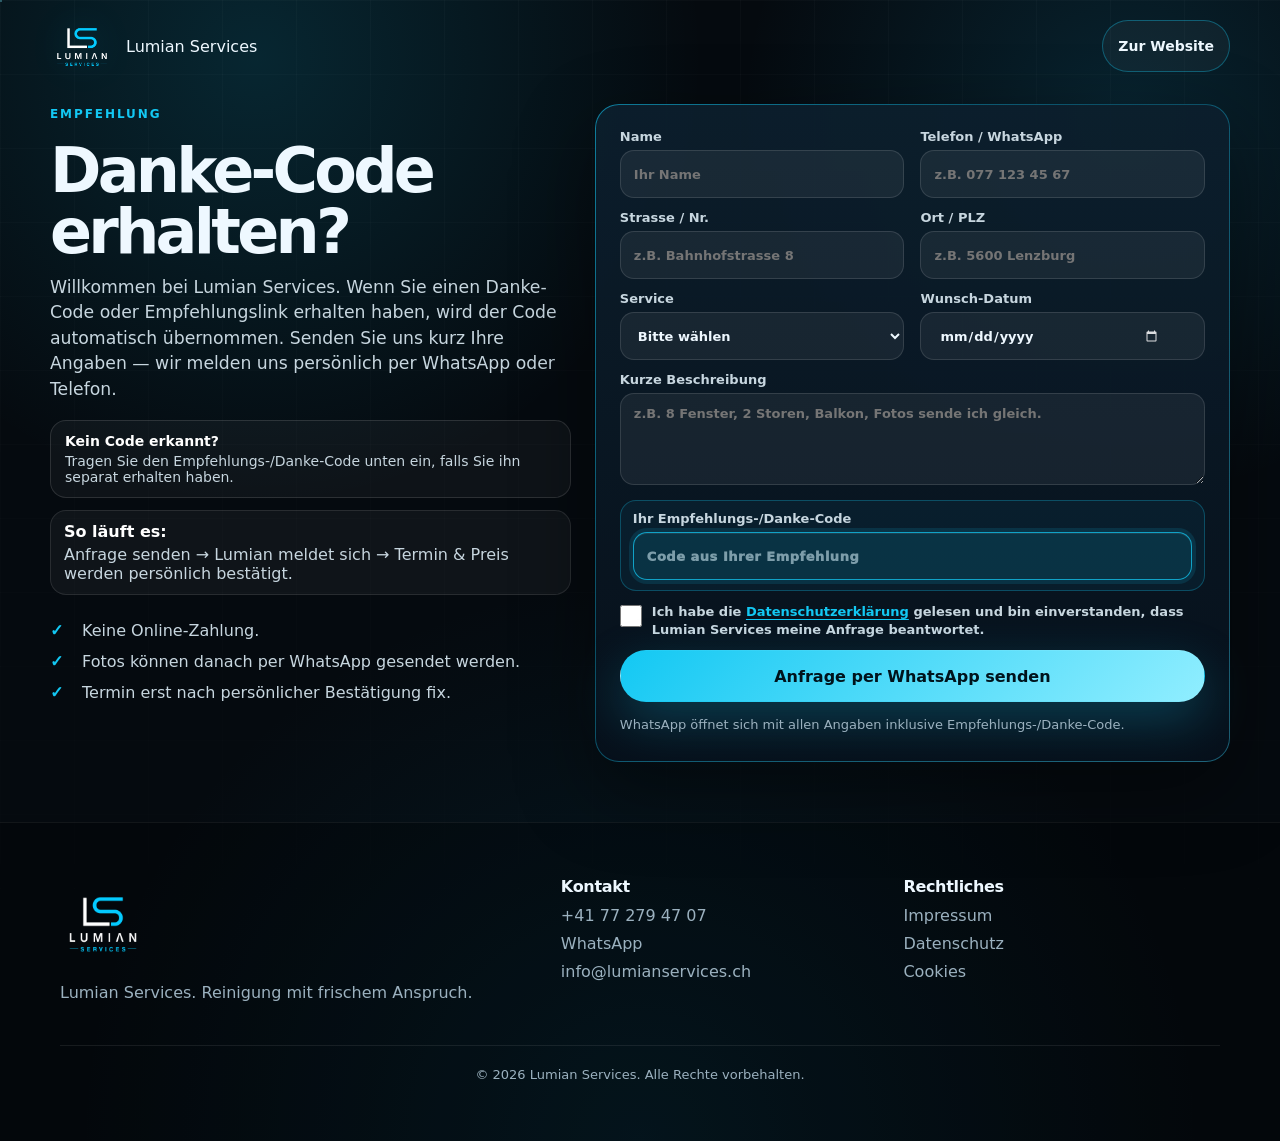
<file: empfehlung/index.html>
<!DOCTYPE html>

<html lang="de-CH">
<head>
<meta charset="utf-8"/>
<meta content="width=device-width, initial-scale=1, viewport-fit=cover" name="viewport"/>
<title>Danke-Code einlösen | Lumian Services</title>
<meta content="Sie wurden von einem Lumian Kunden empfohlen. Senden Sie kurz Ihre Anfrage – Lumian Services meldet sich persönlich für Termin, Preis und Details." name="description"/>
<link href="https://www.lumianservices.ch/empfehlung/" rel="canonical"/>
<meta content="Danke-Code einlösen | Lumian Services" property="og:title"/>
<meta content="Sie wurden von einem Lumian Kunden empfohlen. Anfrage kurz senden – Lumian meldet sich persönlich." property="og:description"/>
<meta content="website" property="og:type"/>
<meta content="https://www.lumianservices.ch/empfehlung/" property="og:url"/>
<meta content="https://www.lumianservices.ch/assets/img/lumian-portal-logo.png" property="og:image"/>
<meta content="https://www.lumianservices.ch/assets/img/lumian-portal-logo.png" property="og:image:secure_url"/>
<meta content="image/png" property="og:image:type"/>
<meta content="512" property="og:image:width"/>
<meta content="512" property="og:image:height"/>
<meta content="Lumian Services Logo" property="og:image:alt"/>
<meta content="summary" name="twitter:card"/>
<meta content="https://www.lumianservices.ch/assets/img/lumian-portal-logo.png" name="twitter:image"/>
<link href="https://www.lumianservices.ch/assets/img/favicon.ico" rel="icon" sizes="any"/>
<link href="https://www.lumianservices.ch/assets/img/favicon-192.png" rel="icon" sizes="192x192" type="image/png"/>
<link href="https://www.lumianservices.ch/assets/img/favicon.png" rel="icon" sizes="512x512" type="image/png"/>
<link href="https://www.lumianservices.ch/assets/img/apple-touch-icon.png" rel="apple-touch-icon" sizes="180x180"/>
<link href="../styles.css?v=101" rel="stylesheet"/>
</head>
<body class="referral-page">
<a class="skip-link" href="#main">Direkt zum Inhalt</a>
<div aria-hidden="true" class="liquid-bg">
<span class="bubble bubble-1"></span>
<span class="bubble bubble-2"></span>
<span class="bubble bubble-3"></span>
</div>
<header class="referral-header">
<a aria-label="Lumian Services Startseite" class="brand" href="../index.html">
<img alt="Lumian Services Logo" data-content-media-key="global.logo" height="92" src="../assets/img/lumian-logo-dark.png" width="92"/>
<span data-content-key="referral.headerBrand">Lumian Services</span>
</a>
<a class="btn btn-ghost btn-small" href="../index.html" data-content-key="referral.backText" data-content-href-key="referral.backHref">Zur Website</a>
</header>
<main class="referral-main" id="main">
<section class="referral-hero">
<div class="referral-hero-copy reveal in-view">
<p class="section-kicker" data-content-key="referral.kicker">Empfehlung</p>
<h1 data-content-key="referral.title">Danke-Code erhalten?</h1>
<p class="lead" data-content-key="referral.lead">Willkommen bei Lumian Services. Wenn Sie einen Danke-Code oder Empfehlungslink erhalten haben, wird der Code automatisch übernommen. Senden Sie uns kurz Ihre Angaben — wir melden uns persönlich per WhatsApp oder Telefon.</p>
<div class="ref-code-card" data-ref-code-card="" hidden="">
<span data-content-key="referral.detectedTitle">Empfehlungs-/Danke-Code erkannt</span>
<strong data-ref-code-display=""></strong>
<small data-content-key="referral.detectedNote">Dieser Code wird mit Ihrer Anfrage mitgesendet.</small>
</div>
<div class="ref-code-missing" data-ref-code-missing="">
<strong data-content-key="referral.missingTitle">Kein Code erkannt?</strong>
<span data-content-key="referral.missingText">Tragen Sie den Empfehlungs-/Danke-Code unten ein, falls Sie ihn separat erhalten haben.</span>
</div>
<div class="referral-benefit-mini">
<strong data-content-key="referral.flowTitle">So läuft es:</strong>
<span data-content-key="referral.flowText">Anfrage senden → Lumian meldet sich → Termin &amp; Preis werden persönlich bestätigt.</span>
</div>
<ul class="check-list compact">
<li data-content-key="referral.bullet1">Keine Online-Zahlung.</li>
<li data-content-key="referral.bullet2">Fotos können danach per WhatsApp gesendet werden.</li>
<li data-content-key="referral.bullet3">Termin erst nach persönlicher Bestätigung fix.</li>
</ul>
</div>
<form class="booking-form referral-form reveal in-view" data-booking-form="" data-lead-webhook="" data-referral-form="">
<label>
        Name
        <input autocomplete="name" name="name" placeholder="Ihr Name" required="" type="text"/>
</label>
<label>
        Telefon / WhatsApp
        <input autocomplete="tel" inputmode="tel" name="phone" placeholder="z.B. 077 123 45 67" required="" type="tel"/>
</label>
<label>
        Strasse / Nr.
        <input autocomplete="street-address" name="address" placeholder="z.B. Bahnhofstrasse 8" required="" type="text"/>
</label>
<label>
        Ort / PLZ
        <input autocomplete="address-level2" name="place" placeholder="z.B. 5600 Lenzburg" required="" type="text"/>
</label>
<label>
        Service
        <select name="service" required="">
<option value="">Bitte wählen</option>
<option>Fensterreinigung</option>
<option>Storen / Rollläden</option>
<option>Dachrinnenreinigung</option>
<option>Terrasse / Balkon</option>
<option>Aussenreinigung</option>
<option>Kombination / weiss noch nicht</option>
</select>
</label>
<label>
        Wunsch-Datum
        <input data-ch-date="" data-date-input="" lang="de-CH" name="date" type="date"/>
</label>
<label class="full">
        Kurze Beschreibung
        <textarea name="message" placeholder="z.B. 8 Fenster, 2 Storen, Balkon, Fotos sende ich gleich." rows="4"></textarea>
</label>
<label class="full referral-line referral-code-field">
        Ihr Empfehlungs-/Danke-Code
        <input data-referral-input="" id="referralCodeInput" name="referral" placeholder="Code aus Ihrer Empfehlung" type="text"/>
<small class="referral-detected" data-referral-detected="" hidden="">Code wurde erkannt und automatisch eingetragen.</small>
</label>
<label class="consent full">
<input required="" type="checkbox"/>
<span>Ich habe die <a href="../datenschutz.html">Datenschutzerklärung</a> gelesen und bin einverstanden, dass Lumian Services meine Anfrage beantwortet.</span>
</label>
<button class="btn btn-primary full" data-content-key="referral.submitText" type="submit">Anfrage per WhatsApp senden</button>
<p class="form-note full" data-content-key="referral.formNote">WhatsApp öffnet sich mit allen Angaben inklusive Empfehlungs-/Danke-Code.</p>
</form>
</section>
</main>
<footer class="site-footer referral-footer">
<div class="container footer-grid">
<div>
<img alt="Lumian Services Logo" data-content-media-key="global.logo" height="92" src="../assets/img/lumian-logo-dark.png" width="92"/>
<p data-content-key="global.footerText">Lumian Services. Reinigung mit frischem Anspruch.</p>
</div>
<div>
<h3 data-content-key="global.footerContactTitle">Kontakt</h3>
<a data-content-href-key="global.phoneTel" data-content-key="global.phoneHuman" href="tel:+41772794707">+41 77 279 47 07</a>
<a data-content-href-key="global.whatsappHref" data-content-key="global.whatsappText" href="https://wa.me/41772794707" rel="noopener" target="_blank">WhatsApp</a>
<a data-content-href-key="global.emailHref" data-content-key="global.email" href="mailto:info@lumianservices.ch">info@lumianservices.ch</a>
</div>
<div>
<h3 data-content-key="global.footerLegalTitle">Rechtliches</h3>
<a href="../impressum.html" data-content-key="global.footerImprintText">Impressum</a>
<a href="../datenschutz.html" data-content-key="global.footerPrivacyText">Datenschutz</a>
<a href="../cookies.html" data-content-key="global.footerCookiesText">Cookies</a>
</div>
</div>
<p class="footer-copy" data-content-key="global.copyright">© 2026 Lumian Services. Alle Rechte vorbehalten.</p>
</footer>
<script>
(function(){
  function clean(v){return String(v||'').trim().toUpperCase().replace(/[^A-Z0-9_-]/g,'');}
  function getCode(){
    try{
      var s=new URLSearchParams(location.search);
      var h=new URLSearchParams(String(location.hash||'').replace(/^#/,''));
      return clean(s.get('ref')||s.get('code')||s.get('danke')||s.get('dankecode')||h.get('ref')||h.get('code')||h.get('danke')||'');
    }catch(e){return '';}
  }
  function apply(){
    var code=getCode();
    if(!code) return;
    try{ sessionStorage.setItem('lumianReferralCode', code); }catch(e){}
    var input=document.querySelector('[name="referral"]');
    var card=document.querySelector('[data-ref-code-card]');
    var display=document.querySelector('[data-ref-code-display]');
    var note=document.querySelector('[data-referral-detected]');
    var missing=document.querySelector('[data-ref-code-missing]');
    if(input){ input.value=code; input.classList.add('is-filled-referral'); }
    if(display) display.textContent=code;
    if(card) card.hidden=false;
    if(note) note.hidden=false;
    if(missing) missing.hidden=true;
    document.body.classList.add('has-referral-code');
  }
  if(document.readyState==='loading') document.addEventListener('DOMContentLoaded', apply);
  else apply();
})();
</script>
<script defer="" src="../lead-config.js?v=49"></script><script defer="" src="../assets/js/website-content.js?v=104"></script>
<script defer="" src="../script.js?v=101"></script>
</body>
</html>
</file>
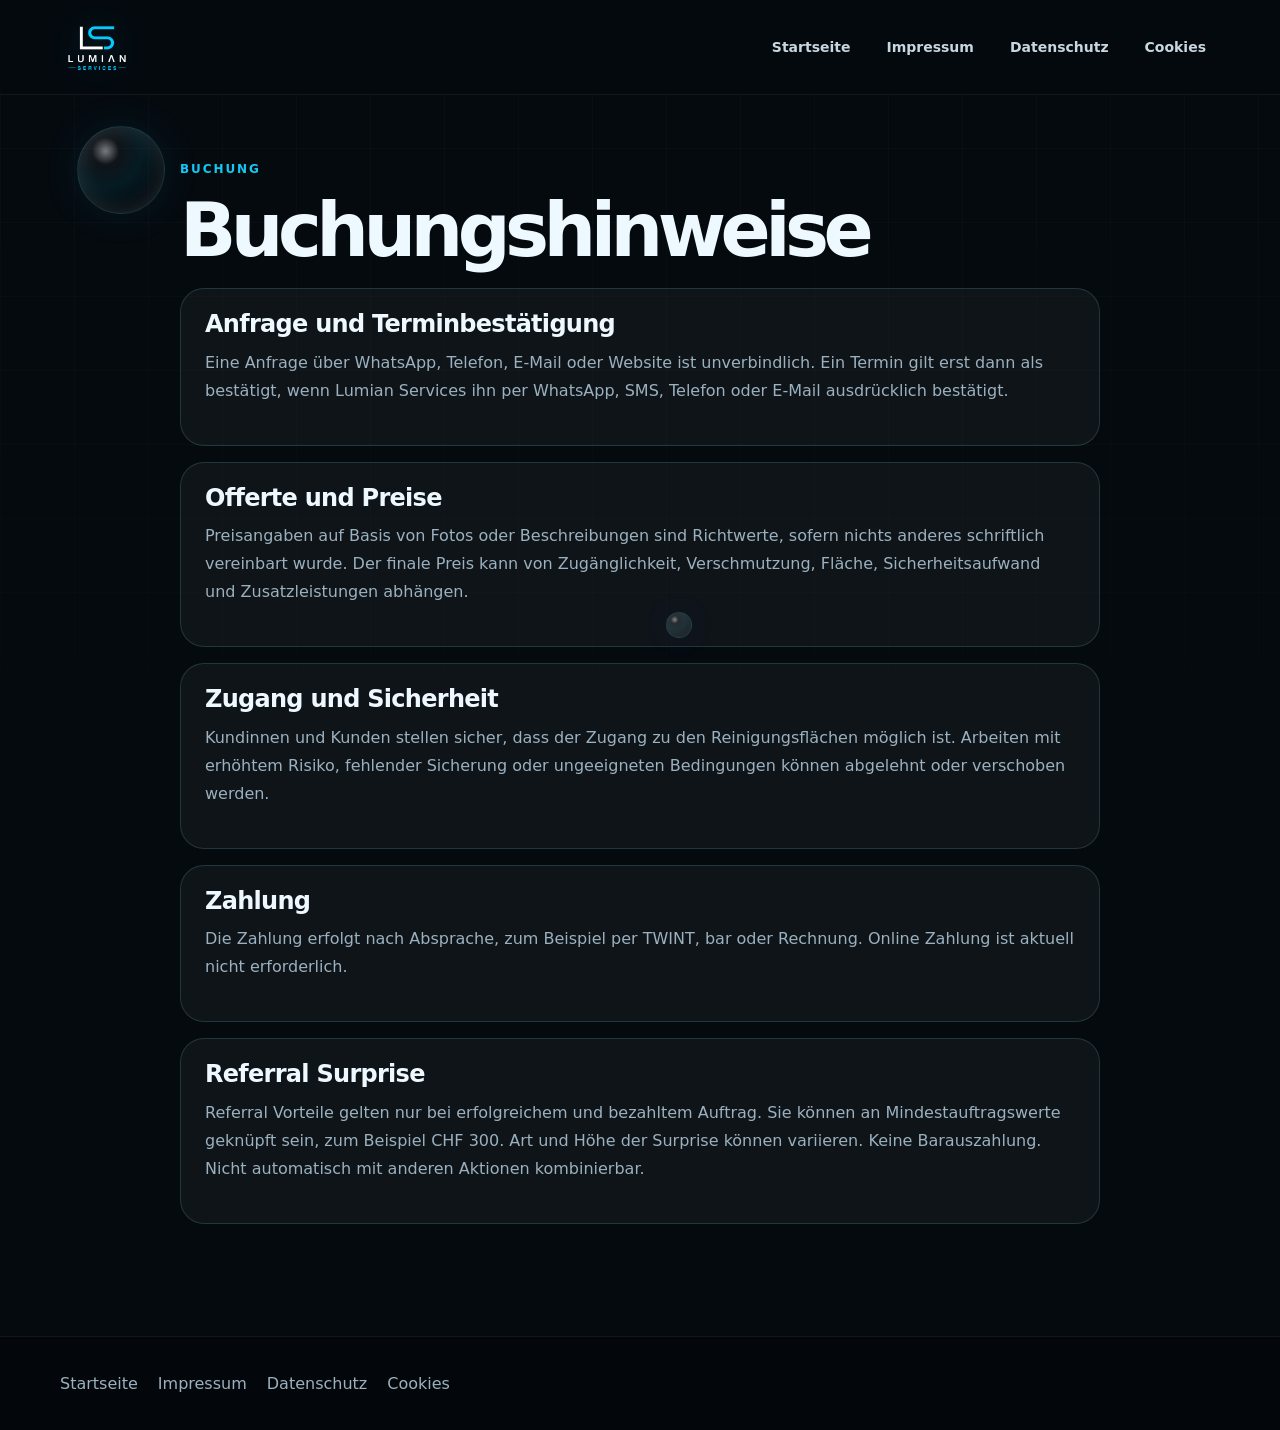
<file: buchung.html>
<!DOCTYPE html>

<html lang="de-CH">
<head>
<meta charset="utf-8"/>
<meta content="width=device-width, initial-scale=1" name="viewport"/><title>Buchungshinweise | Lumian Services</title>
<meta content="Hinweise zur Anfrage, Terminbestätigung, Offerte, Zahlung und dem Danke-Programm von Lumian Services." name="description"/>
<meta content="noindex, follow" name="robots"/>
<link href="https://www.lumianservices.ch/buchung.html" rel="canonical"/>
<meta content="Buchungshinweise | Lumian Services" property="og:title"/>
<meta content="Hinweise zur Anfrage, Terminbestätigung, Offerte, Zahlung und dem Danke-Programm von Lumian Services." property="og:description"/>
<meta content="website" property="og:type"/>
<meta content="https://www.lumianservices.ch/buchung.html" property="og:url"/>
<meta content="https://www.lumianservices.ch/assets/img/lumian-portal-logo.png" property="og:image"/>
<meta content="https://www.lumianservices.ch/assets/img/lumian-portal-logo.png" property="og:image:secure_url"/>
<meta content="image/png" property="og:image:type"/>
<meta content="512" property="og:image:width"/>
<meta content="512" property="og:image:height"/>
<meta content="Lumian Services Logo" property="og:image:alt"/>
<meta content="summary_large_image" name="twitter:card"/>
<meta content="https://www.lumianservices.ch/assets/img/lumian-portal-logo.png" name="twitter:image"/>



<meta content="#061018" name="theme-color"/>
<link href="https://www.lumianservices.ch/assets/img/favicon.ico" rel="icon" sizes="any"/>
<link href="https://www.lumianservices.ch/assets/img/favicon-192.png" rel="icon" sizes="192x192" type="image/png"/>
<link href="https://www.lumianservices.ch/assets/img/favicon.png" rel="icon" sizes="512x512" type="image/png"/>
<link href="https://www.lumianservices.ch/assets/img/apple-touch-icon.png" rel="apple-touch-icon" sizes="180x180"/>
<link href="site.webmanifest" rel="manifest"/>
<meta content="yes" name="apple-mobile-web-app-capable"/>
<meta content="Lumian" name="apple-mobile-web-app-title"/>
<meta content="black-translucent" name="apple-mobile-web-app-status-bar-style"/>
<link href="styles.css" rel="stylesheet"/>
</head>
<body class="legal-page">
<div aria-hidden="true" class="liquid-bg"><span class="bubble bubble-a"></span><span class="bubble bubble-e"></span></div>
<header class="site-header compact">
<div class="container nav-wrap">
<a class="brand" href="index.html"><img alt="Lumian Services Logo" height="98" src="assets/img/lumian-logo-dark.png" width="98"/></a>
<nav class="main-nav legal-nav"><a href="index.html">Startseite</a><a href="impressum.html">Impressum</a><a href="datenschutz.html">Datenschutz</a><a href="cookies.html">Cookies</a></nav>
</div>
</header>
<main class="legal-main container">
<p class="section-kicker">Buchung</p>
<h1>Buchungshinweise</h1>
<section class="legal-box">
<h2>Anfrage und Terminbestätigung</h2>
<p>Eine Anfrage über WhatsApp, Telefon, E-Mail oder Website ist unverbindlich. Ein Termin gilt erst dann als bestätigt, wenn Lumian Services ihn per WhatsApp, SMS, Telefon oder E-Mail ausdrücklich bestätigt.</p>
</section>
<section class="legal-box">
<h2>Offerte und Preise</h2>
<p>Preisangaben auf Basis von Fotos oder Beschreibungen sind Richtwerte, sofern nichts anderes schriftlich vereinbart wurde. Der finale Preis kann von Zugänglichkeit, Verschmutzung, Fläche, Sicherheitsaufwand und Zusatzleistungen abhängen.</p>
</section>
<section class="legal-box">
<h2>Zugang und Sicherheit</h2>
<p>Kundinnen und Kunden stellen sicher, dass der Zugang zu den Reinigungsflächen möglich ist. Arbeiten mit erhöhtem Risiko, fehlender Sicherung oder ungeeigneten Bedingungen können abgelehnt oder verschoben werden.</p>
</section>
<section class="legal-box">
<h2>Zahlung</h2>
<p>Die Zahlung erfolgt nach Absprache, zum Beispiel per TWINT, bar oder Rechnung. Online Zahlung ist aktuell nicht erforderlich.</p>
</section>
<section class="legal-box">
<h2>Referral Surprise</h2>
<p>Referral Vorteile gelten nur bei erfolgreichem und bezahltem Auftrag. Sie können an Mindestauftragswerte geknüpft sein, zum Beispiel CHF 300. Art und Höhe der Surprise können variieren. Keine Barauszahlung. Nicht automatisch mit anderen Aktionen kombinierbar.</p>
</section>
</main>
<footer class="site-footer small-footer"><div class="container footer-line"><a href="index.html">Startseite</a><a href="impressum.html">Impressum</a><a href="datenschutz.html">Datenschutz</a><a href="cookies.html">Cookies</a></div></footer>
</body>
</html>
</file>
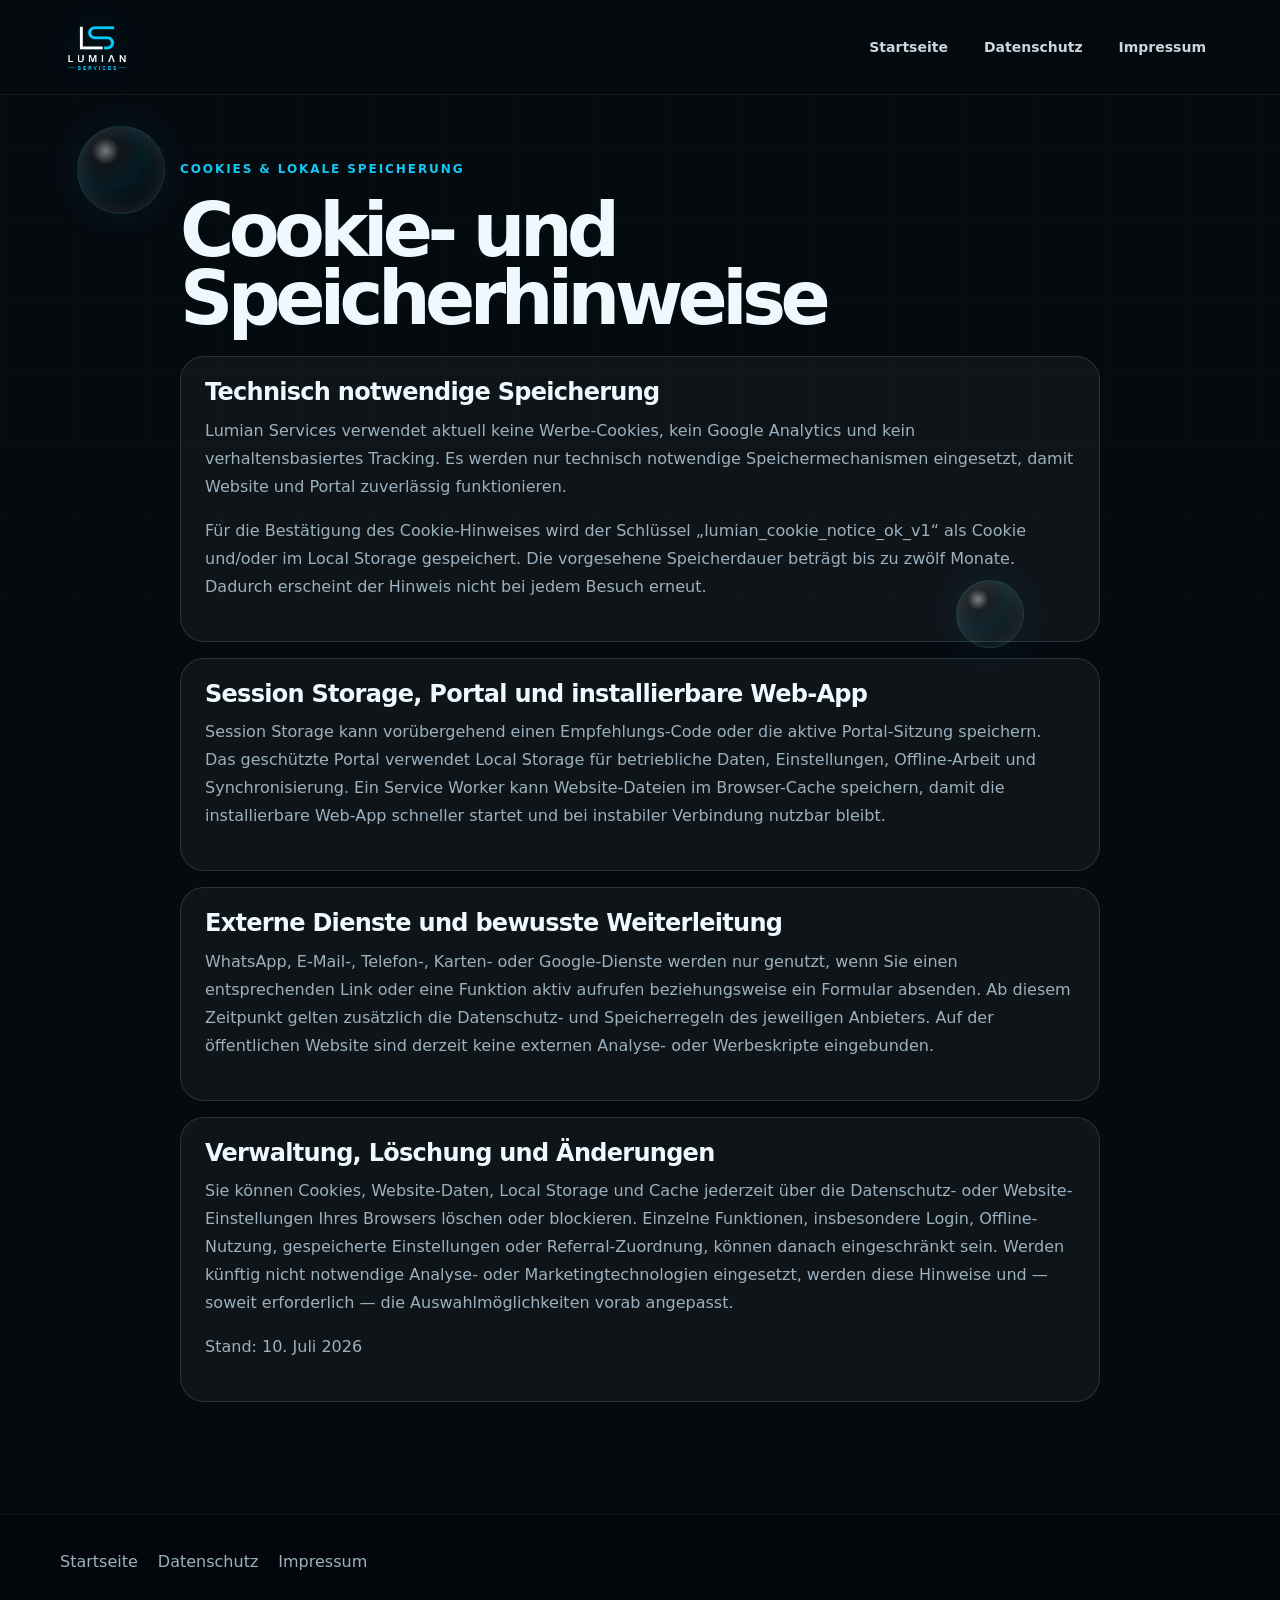
<file: cookies.html>
<!DOCTYPE html>

<html lang="de-CH">
<head>
<meta charset="utf-8"/>
<meta content="width=device-width, initial-scale=1" name="viewport"/><title>Cookie-Hinweise | Lumian Services</title>
<meta content="Hinweise zu Cookies, Local Storage, Session Storage und PWA-Cache bei Lumian Services." name="description"/>
<meta content="noindex, follow" name="robots"/>
<link href="https://www.lumianservices.ch/cookies.html" rel="canonical"/>
<meta content="Cookie-Hinweise | Lumian Services" property="og:title"/>
<meta content="Hinweise zu Cookies, Local Storage, Session Storage und PWA-Cache bei Lumian Services." property="og:description"/>
<meta content="website" property="og:type"/>
<meta content="https://www.lumianservices.ch/cookies.html" property="og:url"/>
<meta content="https://www.lumianservices.ch/assets/img/lumian-portal-logo.png" property="og:image"/>
<meta content="https://www.lumianservices.ch/assets/img/lumian-portal-logo.png" property="og:image:secure_url"/>
<meta content="image/png" property="og:image:type"/>
<meta content="512" property="og:image:width"/>
<meta content="512" property="og:image:height"/>
<meta content="Lumian Services Logo" property="og:image:alt"/>
<meta content="summary_large_image" name="twitter:card"/>
<meta content="https://www.lumianservices.ch/assets/img/lumian-portal-logo.png" name="twitter:image"/>



<meta content="#061018" name="theme-color"/>
<link href="https://www.lumianservices.ch/assets/img/favicon.ico" rel="icon" sizes="any"/>
<link href="https://www.lumianservices.ch/assets/img/favicon-192.png" rel="icon" sizes="192x192" type="image/png"/>
<link href="https://www.lumianservices.ch/assets/img/favicon.png" rel="icon" sizes="512x512" type="image/png"/>
<link href="https://www.lumianservices.ch/assets/img/apple-touch-icon.png" rel="apple-touch-icon" sizes="180x180"/>
<link href="site.webmanifest" rel="manifest"/>
<link href="styles.css" rel="stylesheet"/>
</head>
<body class="legal-page">
<div aria-hidden="true" class="liquid-bg"><span class="bubble bubble-a"></span><span class="bubble bubble-d"></span></div>
<header class="site-header compact">
<div class="container nav-wrap">
<a class="brand" href="index.html"><img alt="Lumian Services Logo" data-content-media-key="global.logo" height="98" src="assets/img/lumian-logo-dark.png" width="98"/></a>
<nav class="main-nav legal-nav"><a href="index.html">Startseite</a><a href="datenschutz.html">Datenschutz</a><a href="impressum.html">Impressum</a></nav>
</div>
</header>
<main class="legal-main container">
<p class="section-kicker" data-content-key="cookies.kicker">Cookies &amp; lokale Speicherung</p>
<h1 data-content-key="cookies.title">Cookie- und Speicherhinweise</h1>
<section class="legal-box">
<h2 data-content-key="cookies.s1Title">Technisch notwendige Speicherung</h2>
<p data-content-key="cookies.s1p1">Lumian Services verwendet aktuell keine Werbe-Cookies, kein Google Analytics und kein verhaltensbasiertes Tracking. Es werden nur technisch notwendige Speichermechanismen eingesetzt, damit Website und Portal zuverlässig funktionieren.</p>
<p data-content-key="cookies.s1p2">Für die Bestätigung des Cookie-Hinweises wird der Schlüssel „lumian_cookie_notice_ok_v1“ als Cookie und/oder im Local Storage gespeichert. Die vorgesehene Speicherdauer beträgt bis zu zwölf Monate. Dadurch erscheint der Hinweis nicht bei jedem Besuch erneut.</p>
</section>
<section class="legal-box">
<h2 data-content-key="cookies.s2Title">Session Storage, Portal und installierbare Web-App</h2>
<p data-content-key="cookies.s2p1">Session Storage kann vorübergehend einen Empfehlungs-Code oder die aktive Portal-Sitzung speichern. Das geschützte Portal verwendet Local Storage für betriebliche Daten, Einstellungen, Offline-Arbeit und Synchronisierung. Ein Service Worker kann Website-Dateien im Browser-Cache speichern, damit die installierbare Web-App schneller startet und bei instabiler Verbindung nutzbar bleibt.</p>
</section>
<section class="legal-box">
<h2 data-content-key="cookies.s3Title">Externe Dienste und bewusste Weiterleitung</h2>
<p data-content-key="cookies.s3p1">WhatsApp, E-Mail-, Telefon-, Karten- oder Google-Dienste werden nur genutzt, wenn Sie einen entsprechenden Link oder eine Funktion aktiv aufrufen beziehungsweise ein Formular absenden. Ab diesem Zeitpunkt gelten zusätzlich die Datenschutz- und Speicherregeln des jeweiligen Anbieters. Auf der öffentlichen Website sind derzeit keine externen Analyse- oder Werbeskripte eingebunden.</p>
</section>
<section class="legal-box">
<h2 data-content-key="cookies.s4Title">Verwaltung, Löschung und Änderungen</h2>
<p data-content-key="cookies.s4p1">Sie können Cookies, Website-Daten, Local Storage und Cache jederzeit über die Datenschutz- oder Website-Einstellungen Ihres Browsers löschen oder blockieren. Einzelne Funktionen, insbesondere Login, Offline-Nutzung, gespeicherte Einstellungen oder Referral-Zuordnung, können danach eingeschränkt sein. Werden künftig nicht notwendige Analyse- oder Marketingtechnologien eingesetzt, werden diese Hinweise und — soweit erforderlich — die Auswahlmöglichkeiten vorab angepasst.</p>
<p data-content-key="cookies.s4p2">Stand: 10. Juli 2026</p>
</section>
</main>
<footer class="site-footer small-footer"><div class="container footer-line"><a href="index.html">Startseite</a><a href="datenschutz.html">Datenschutz</a><a href="impressum.html">Impressum</a></div></footer>
<script defer src="lead-config.js?v=53"></script><script defer src="assets/js/website-content.js?v=104"></script>
</body>
</html>
</file>
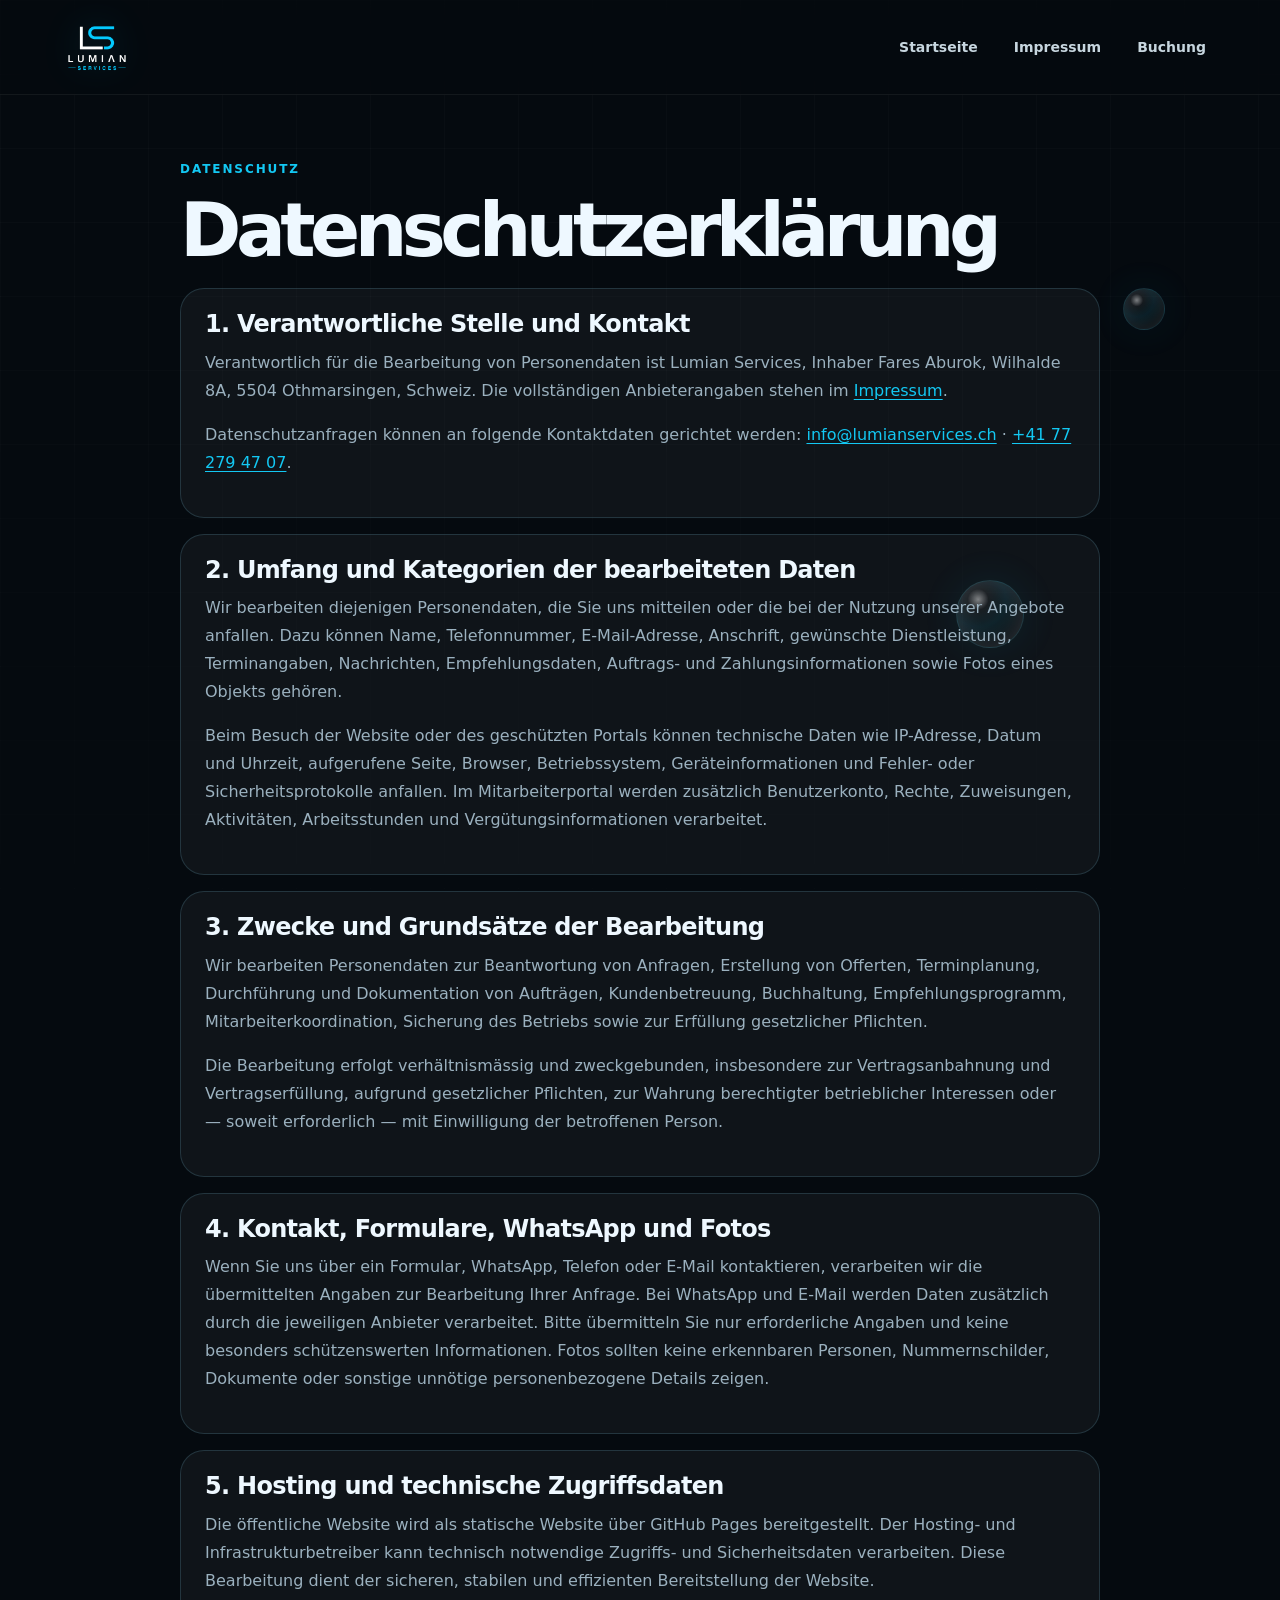
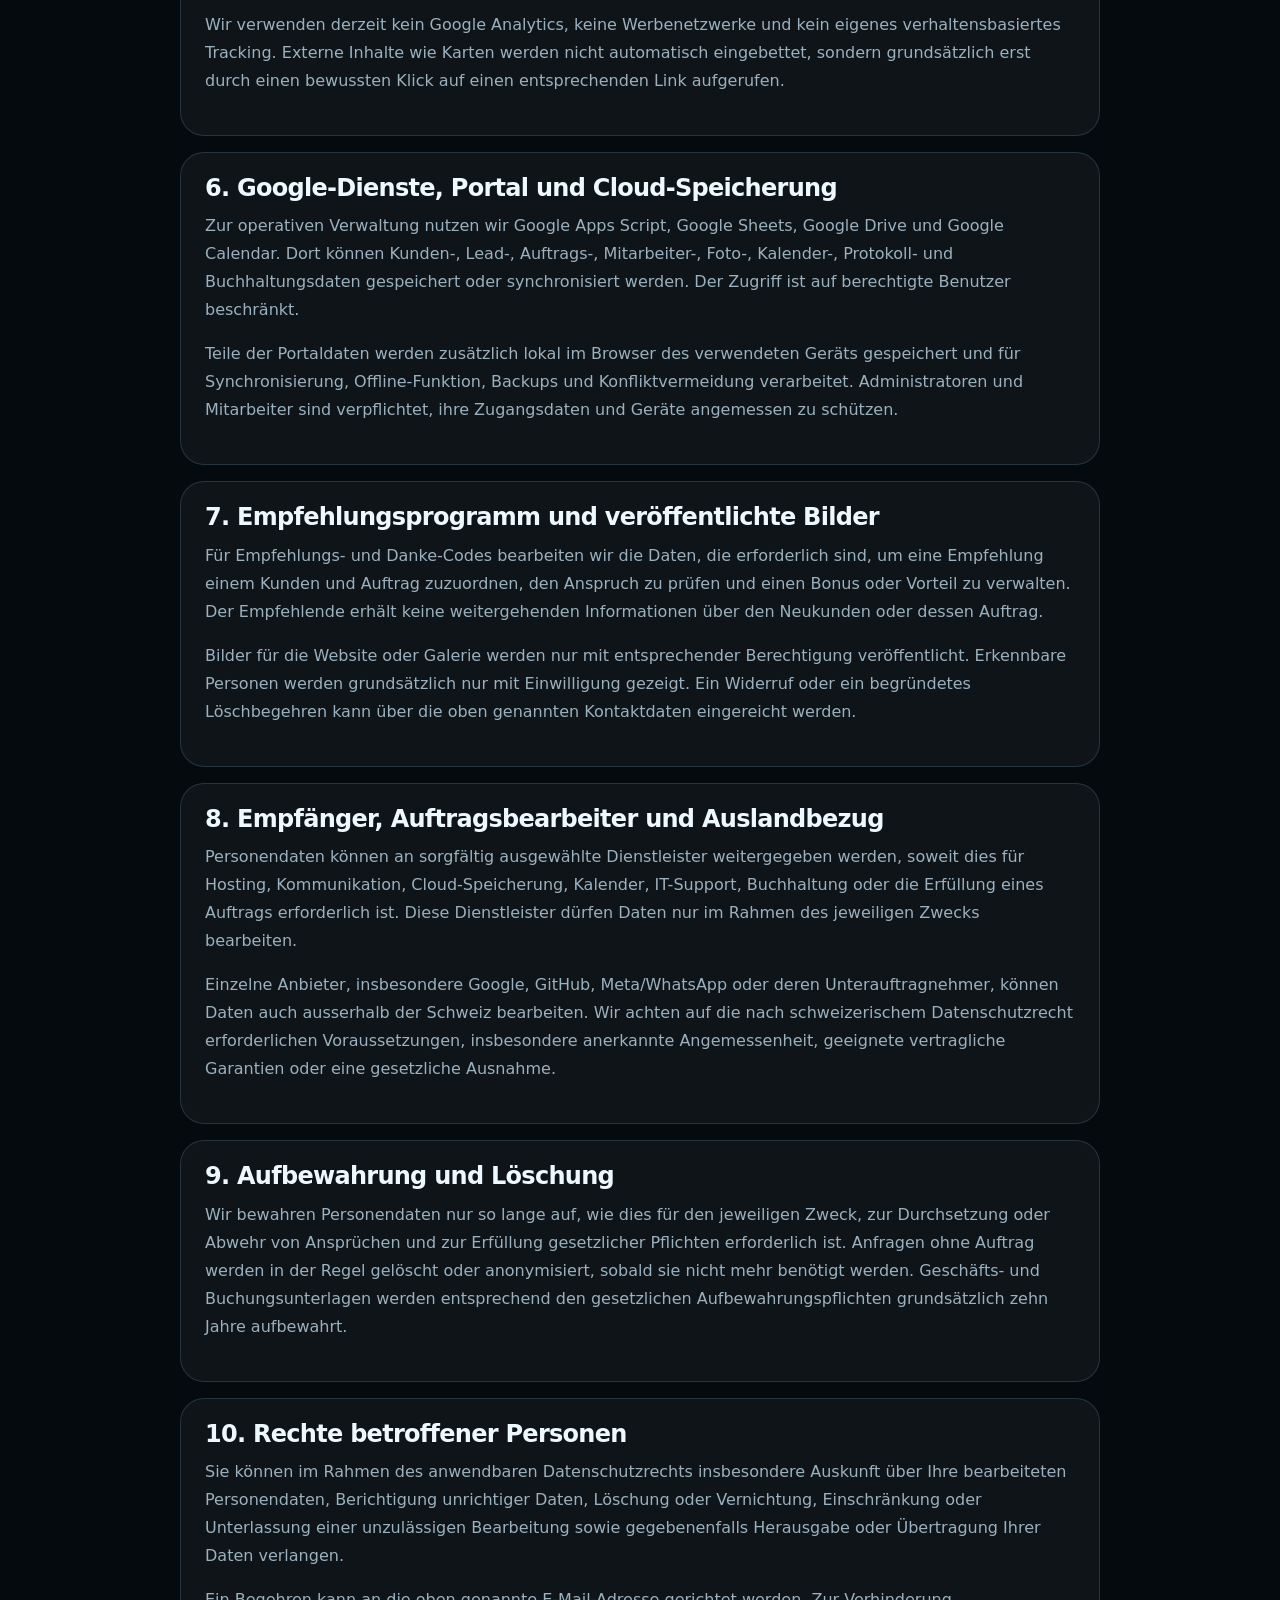
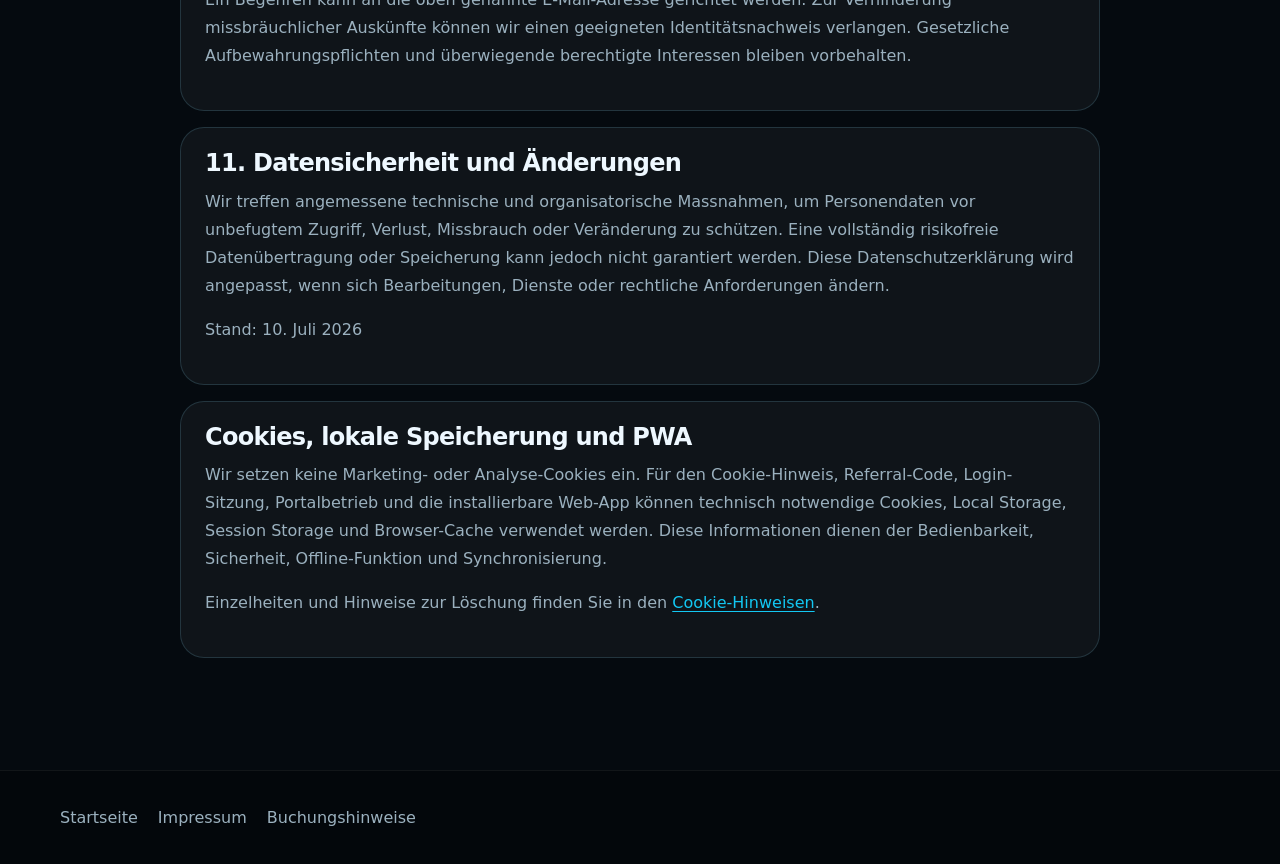
<file: datenschutz.html>
<!DOCTYPE html>

<html lang="de-CH">
<head>
<meta charset="utf-8"/>
<meta content="width=device-width, initial-scale=1" name="viewport"/><title>Datenschutz | Lumian Services</title>
<meta content="Informationen zur Bearbeitung von Personendaten durch Lumian Services." name="description"/>
<meta content="noindex, follow" name="robots"/>
<link href="https://www.lumianservices.ch/datenschutz.html" rel="canonical"/>
<meta content="Datenschutz | Lumian Services" property="og:title"/>
<meta content="Informationen zur Bearbeitung von Personendaten durch Lumian Services." property="og:description"/>
<meta content="website" property="og:type"/>
<meta content="https://www.lumianservices.ch/datenschutz.html" property="og:url"/>
<meta content="https://www.lumianservices.ch/assets/img/lumian-portal-logo.png" property="og:image"/>
<meta content="https://www.lumianservices.ch/assets/img/lumian-portal-logo.png" property="og:image:secure_url"/>
<meta content="image/png" property="og:image:type"/>
<meta content="512" property="og:image:width"/>
<meta content="512" property="og:image:height"/>
<meta content="Lumian Services Logo" property="og:image:alt"/>
<meta content="summary_large_image" name="twitter:card"/>
<meta content="https://www.lumianservices.ch/assets/img/lumian-portal-logo.png" name="twitter:image"/>



<meta content="#061018" name="theme-color"/>
<link href="https://www.lumianservices.ch/assets/img/favicon.ico" rel="icon" sizes="any"/>
<link href="https://www.lumianservices.ch/assets/img/favicon-192.png" rel="icon" sizes="192x192" type="image/png"/>
<link href="https://www.lumianservices.ch/assets/img/favicon.png" rel="icon" sizes="512x512" type="image/png"/>
<link href="https://www.lumianservices.ch/assets/img/apple-touch-icon.png" rel="apple-touch-icon" sizes="180x180"/>
<link href="site.webmanifest" rel="manifest"/>
<meta content="yes" name="apple-mobile-web-app-capable"/>
<meta content="Lumian" name="apple-mobile-web-app-title"/>
<meta content="black-translucent" name="apple-mobile-web-app-status-bar-style"/>
<link href="styles.css" rel="stylesheet"/>
</head>
<body class="legal-page">
<div aria-hidden="true" class="liquid-bg"><span class="bubble bubble-b"></span><span class="bubble bubble-d"></span></div>
<header class="site-header compact">
<div class="container nav-wrap">
<a class="brand" href="index.html"><img alt="Lumian Services Logo" data-content-media-key="global.logo" height="98" src="assets/img/lumian-logo-dark.png" width="98"/></a>
<nav class="main-nav legal-nav"><a href="index.html">Startseite</a><a href="impressum.html">Impressum</a><a href="buchung.html">Buchung</a></nav>
</div>
</header>
<main class="legal-main container">
<p class="section-kicker" data-content-key="privacy.kicker">Datenschutz</p>
<h1 data-content-key="privacy.title">Datenschutzerklärung</h1>
<section class="legal-box">
<h2 data-content-key="privacy.s1Title">1. Verantwortliche Stelle und Kontakt</h2>
<p><span data-content-key="privacy.s1p1">Verantwortlich für die Bearbeitung von Personendaten ist Lumian Services, Inhaber Fares Aburok, Wilhalde 8A, 5504 Othmarsingen, Schweiz. Die vollständigen Anbieterangaben stehen im</span> <a href="impressum.html">Impressum</a>.</p>
<p><span data-content-key="privacy.s1p2">Datenschutzanfragen können an folgende Kontaktdaten gerichtet werden:</span> <a data-content-href-key="global.emailHref" data-content-key="global.email" href="mailto:info@lumianservices.ch">info@lumianservices.ch</a> · <a data-content-href-key="global.phoneTel" data-content-key="global.phoneHuman" href="tel:+41772794707">+41 77 279 47 07</a>.</p>
</section>
<section class="legal-box">
<h2 data-content-key="privacy.s2Title">2. Umfang und Kategorien der bearbeiteten Daten</h2>
<p data-content-key="privacy.s2p1">Wir bearbeiten diejenigen Personendaten, die Sie uns mitteilen oder die bei der Nutzung unserer Angebote anfallen. Dazu können Name, Telefonnummer, E-Mail-Adresse, Anschrift, gewünschte Dienstleistung, Terminangaben, Nachrichten, Empfehlungsdaten, Auftrags- und Zahlungsinformationen sowie Fotos eines Objekts gehören.</p>
<p data-content-key="privacy.s2p2">Beim Besuch der Website oder des geschützten Portals können technische Daten wie IP-Adresse, Datum und Uhrzeit, aufgerufene Seite, Browser, Betriebssystem, Geräteinformationen und Fehler- oder Sicherheitsprotokolle anfallen. Im Mitarbeiterportal werden zusätzlich Benutzerkonto, Rechte, Zuweisungen, Aktivitäten, Arbeitsstunden und Vergütungsinformationen verarbeitet.</p>
</section>
<section class="legal-box">
<h2 data-content-key="privacy.s3Title">3. Zwecke und Grundsätze der Bearbeitung</h2>
<p data-content-key="privacy.s3p1">Wir bearbeiten Personendaten zur Beantwortung von Anfragen, Erstellung von Offerten, Terminplanung, Durchführung und Dokumentation von Aufträgen, Kundenbetreuung, Buchhaltung, Empfehlungsprogramm, Mitarbeiterkoordination, Sicherung des Betriebs sowie zur Erfüllung gesetzlicher Pflichten.</p>
<p data-content-key="privacy.s3p2">Die Bearbeitung erfolgt verhältnismässig und zweckgebunden, insbesondere zur Vertragsanbahnung und Vertragserfüllung, aufgrund gesetzlicher Pflichten, zur Wahrung berechtigter betrieblicher Interessen oder — soweit erforderlich — mit Einwilligung der betroffenen Person.</p>
</section>
<section class="legal-box">
<h2 data-content-key="privacy.s4Title">4. Kontakt, Formulare, WhatsApp und Fotos</h2>
<p data-content-key="privacy.s4p1">Wenn Sie uns über ein Formular, WhatsApp, Telefon oder E-Mail kontaktieren, verarbeiten wir die übermittelten Angaben zur Bearbeitung Ihrer Anfrage. Bei WhatsApp und E-Mail werden Daten zusätzlich durch die jeweiligen Anbieter verarbeitet. Bitte übermitteln Sie nur erforderliche Angaben und keine besonders schützenswerten Informationen. Fotos sollten keine erkennbaren Personen, Nummernschilder, Dokumente oder sonstige unnötige personenbezogene Details zeigen.</p>
</section>
<section class="legal-box">
<h2 data-content-key="privacy.s5Title">5. Hosting und technische Zugriffsdaten</h2>
<p data-content-key="privacy.s5p1">Die öffentliche Website wird als statische Website über GitHub Pages bereitgestellt. Der Hosting- und Infrastrukturbetreiber kann technisch notwendige Zugriffs- und Sicherheitsdaten verarbeiten. Diese Bearbeitung dient der sicheren, stabilen und effizienten Bereitstellung der Website.</p>
<p data-content-key="privacy.s5p2">Wir verwenden derzeit kein Google Analytics, keine Werbenetzwerke und kein eigenes verhaltensbasiertes Tracking. Externe Inhalte wie Karten werden nicht automatisch eingebettet, sondern grundsätzlich erst durch einen bewussten Klick auf einen entsprechenden Link aufgerufen.</p>
</section>
<section class="legal-box">
<h2 data-content-key="privacy.s6Title">6. Google-Dienste, Portal und Cloud-Speicherung</h2>
<p data-content-key="privacy.s6p1">Zur operativen Verwaltung nutzen wir Google Apps Script, Google Sheets, Google Drive und Google Calendar. Dort können Kunden-, Lead-, Auftrags-, Mitarbeiter-, Foto-, Kalender-, Protokoll- und Buchhaltungsdaten gespeichert oder synchronisiert werden. Der Zugriff ist auf berechtigte Benutzer beschränkt.</p>
<p data-content-key="privacy.s6p2">Teile der Portaldaten werden zusätzlich lokal im Browser des verwendeten Geräts gespeichert und für Synchronisierung, Offline-Funktion, Backups und Konfliktvermeidung verarbeitet. Administratoren und Mitarbeiter sind verpflichtet, ihre Zugangsdaten und Geräte angemessen zu schützen.</p>
</section>
<section class="legal-box">
<h2 data-content-key="privacy.s7Title">7. Empfehlungsprogramm und veröffentlichte Bilder</h2>
<p data-content-key="privacy.s7p1">Für Empfehlungs- und Danke-Codes bearbeiten wir die Daten, die erforderlich sind, um eine Empfehlung einem Kunden und Auftrag zuzuordnen, den Anspruch zu prüfen und einen Bonus oder Vorteil zu verwalten. Der Empfehlende erhält keine weitergehenden Informationen über den Neukunden oder dessen Auftrag.</p>
<p data-content-key="privacy.s7p2">Bilder für die Website oder Galerie werden nur mit entsprechender Berechtigung veröffentlicht. Erkennbare Personen werden grundsätzlich nur mit Einwilligung gezeigt. Ein Widerruf oder ein begründetes Löschbegehren kann über die oben genannten Kontaktdaten eingereicht werden.</p>
</section>
<section class="legal-box">
<h2 data-content-key="privacy.s8Title">8. Empfänger, Auftragsbearbeiter und Auslandbezug</h2>
<p data-content-key="privacy.s8p1">Personendaten können an sorgfältig ausgewählte Dienstleister weitergegeben werden, soweit dies für Hosting, Kommunikation, Cloud-Speicherung, Kalender, IT-Support, Buchhaltung oder die Erfüllung eines Auftrags erforderlich ist. Diese Dienstleister dürfen Daten nur im Rahmen des jeweiligen Zwecks bearbeiten.</p>
<p data-content-key="privacy.s8p2">Einzelne Anbieter, insbesondere Google, GitHub, Meta/WhatsApp oder deren Unterauftragnehmer, können Daten auch ausserhalb der Schweiz bearbeiten. Wir achten auf die nach schweizerischem Datenschutzrecht erforderlichen Voraussetzungen, insbesondere anerkannte Angemessenheit, geeignete vertragliche Garantien oder eine gesetzliche Ausnahme.</p>
</section>
<section class="legal-box">
<h2 data-content-key="privacy.s9Title">9. Aufbewahrung und Löschung</h2>
<p data-content-key="privacy.s9p1">Wir bewahren Personendaten nur so lange auf, wie dies für den jeweiligen Zweck, zur Durchsetzung oder Abwehr von Ansprüchen und zur Erfüllung gesetzlicher Pflichten erforderlich ist. Anfragen ohne Auftrag werden in der Regel gelöscht oder anonymisiert, sobald sie nicht mehr benötigt werden. Geschäfts- und Buchungsunterlagen werden entsprechend den gesetzlichen Aufbewahrungspflichten grundsätzlich zehn Jahre aufbewahrt.</p>
</section>
<section class="legal-box">
<h2 data-content-key="privacy.s10Title">10. Rechte betroffener Personen</h2>
<p data-content-key="privacy.s10p1">Sie können im Rahmen des anwendbaren Datenschutzrechts insbesondere Auskunft über Ihre bearbeiteten Personendaten, Berichtigung unrichtiger Daten, Löschung oder Vernichtung, Einschränkung oder Unterlassung einer unzulässigen Bearbeitung sowie gegebenenfalls Herausgabe oder Übertragung Ihrer Daten verlangen.</p>
<p data-content-key="privacy.s10p2">Ein Begehren kann an die oben genannte E-Mail-Adresse gerichtet werden. Zur Verhinderung missbräuchlicher Auskünfte können wir einen geeigneten Identitätsnachweis verlangen. Gesetzliche Aufbewahrungspflichten und überwiegende berechtigte Interessen bleiben vorbehalten.</p>
</section>
<section class="legal-box">
<h2 data-content-key="privacy.s11Title">11. Datensicherheit und Änderungen</h2>
<p data-content-key="privacy.s11p1">Wir treffen angemessene technische und organisatorische Massnahmen, um Personendaten vor unbefugtem Zugriff, Verlust, Missbrauch oder Veränderung zu schützen. Eine vollständig risikofreie Datenübertragung oder Speicherung kann jedoch nicht garantiert werden. Diese Datenschutzerklärung wird angepasst, wenn sich Bearbeitungen, Dienste oder rechtliche Anforderungen ändern.</p>
<p data-content-key="privacy.s11p2">Stand: 10. Juli 2026</p>
</section>
<section class="legal-box">
<h2 data-content-key="privacy.localTitle">Cookies, lokale Speicherung und PWA</h2>
<p data-content-key="privacy.local1">Wir setzen keine Marketing- oder Analyse-Cookies ein. Für den Cookie-Hinweis, Referral-Code, Login-Sitzung, Portalbetrieb und die installierbare Web-App können technisch notwendige Cookies, Local Storage, Session Storage und Browser-Cache verwendet werden. Diese Informationen dienen der Bedienbarkeit, Sicherheit, Offline-Funktion und Synchronisierung.</p>
<p><span data-content-key="privacy.local2">Einzelheiten und Hinweise zur Löschung finden Sie in den</span> <a href="cookies.html">Cookie-Hinweisen</a>.</p>
</section>
</main>
<footer class="site-footer small-footer"><div class="container footer-line"><a href="index.html">Startseite</a><a href="impressum.html">Impressum</a><a href="buchung.html">Buchungshinweise</a></div></footer>
<script defer src="lead-config.js?v=53"></script><script defer src="assets/js/website-content.js?v=104"></script>
</body>
</html>
</file>
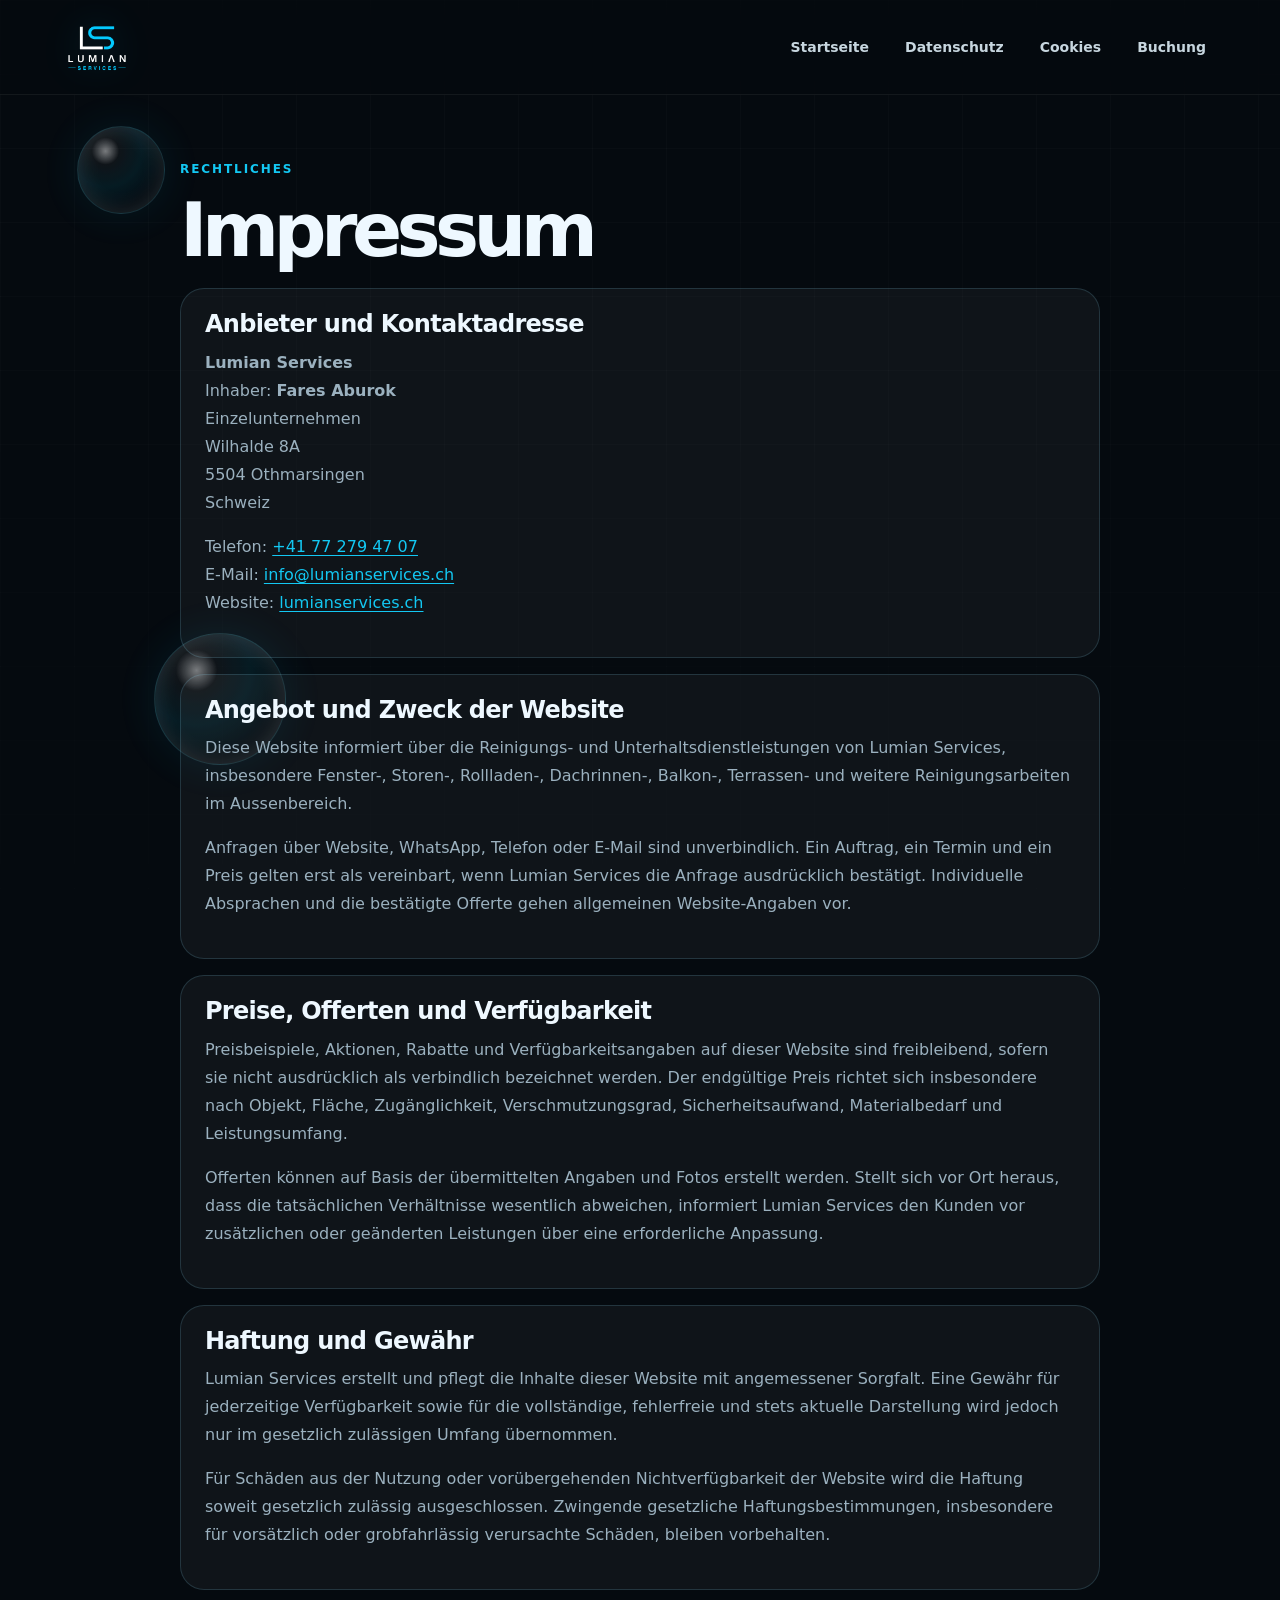
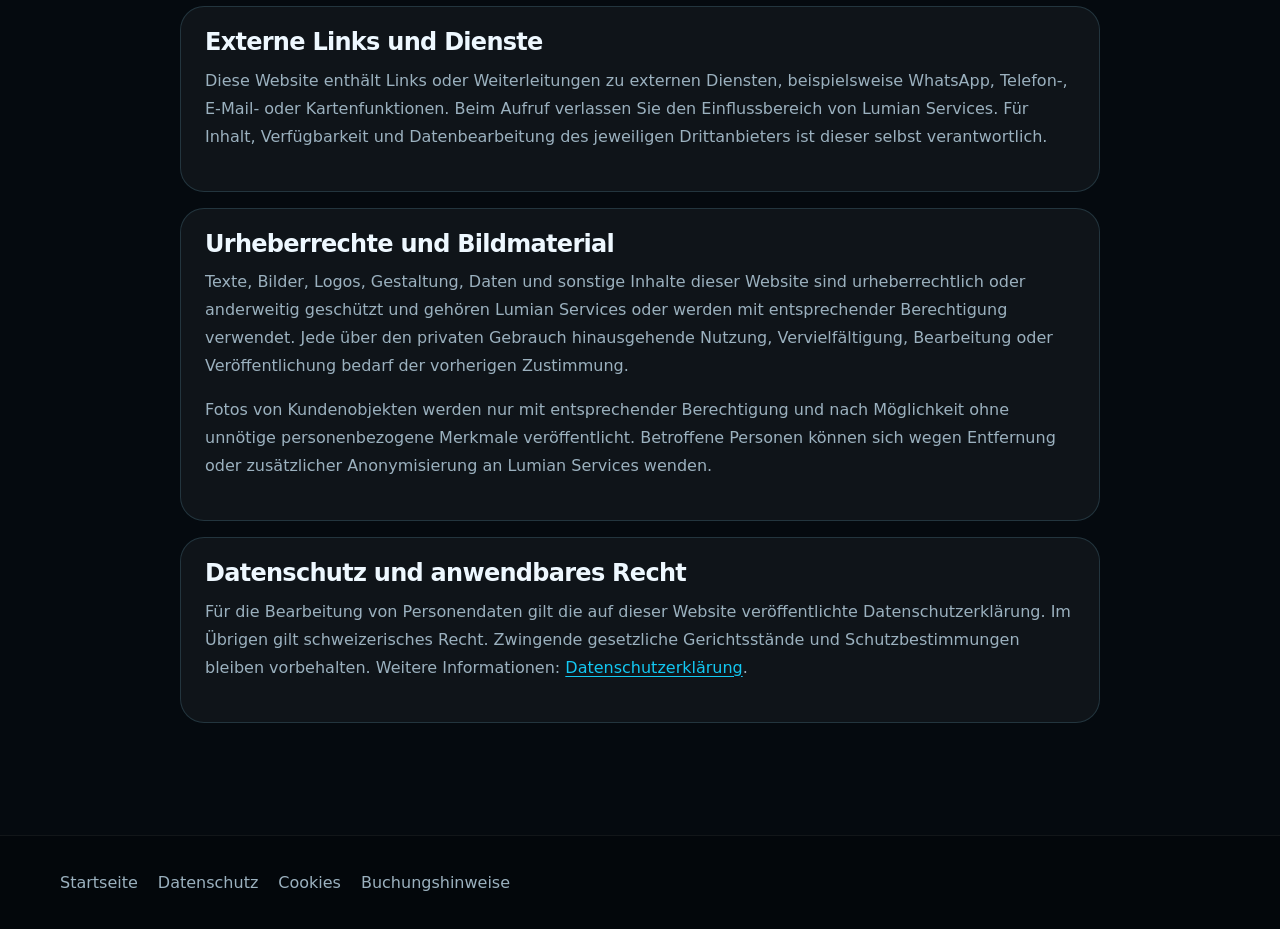
<file: impressum.html>
<!DOCTYPE html>

<html lang="de-CH">
<head>
<meta charset="utf-8"/>
<meta content="width=device-width, initial-scale=1" name="viewport"/><title>Impressum | Lumian Services</title>
<meta content="Anbieterangaben, Kontakt, Haftung und rechtliche Hinweise von Lumian Services." name="description"/>
<meta content="noindex, follow" name="robots"/>
<link href="https://www.lumianservices.ch/impressum.html" rel="canonical"/>
<meta content="Impressum | Lumian Services" property="og:title"/>
<meta content="Anbieterangaben, Kontakt, Haftung und rechtliche Hinweise von Lumian Services." property="og:description"/>
<meta content="website" property="og:type"/>
<meta content="https://www.lumianservices.ch/impressum.html" property="og:url"/>
<meta content="https://www.lumianservices.ch/assets/img/lumian-portal-logo.png" property="og:image"/>
<meta content="https://www.lumianservices.ch/assets/img/lumian-portal-logo.png" property="og:image:secure_url"/>
<meta content="image/png" property="og:image:type"/>
<meta content="512" property="og:image:width"/>
<meta content="512" property="og:image:height"/>
<meta content="Lumian Services Logo" property="og:image:alt"/>
<meta content="summary_large_image" name="twitter:card"/>
<meta content="https://www.lumianservices.ch/assets/img/lumian-portal-logo.png" name="twitter:image"/>



<meta content="#061018" name="theme-color"/>
<link href="https://www.lumianservices.ch/assets/img/favicon.ico" rel="icon" sizes="any"/>
<link href="https://www.lumianservices.ch/assets/img/favicon-192.png" rel="icon" sizes="192x192" type="image/png"/>
<link href="https://www.lumianservices.ch/assets/img/favicon.png" rel="icon" sizes="512x512" type="image/png"/>
<link href="https://www.lumianservices.ch/assets/img/apple-touch-icon.png" rel="apple-touch-icon" sizes="180x180"/>
<link href="site.webmanifest" rel="manifest"/>
<meta content="yes" name="apple-mobile-web-app-capable"/>
<meta content="Lumian" name="apple-mobile-web-app-title"/>
<meta content="black-translucent" name="apple-mobile-web-app-status-bar-style"/>
<link href="styles.css" rel="stylesheet"/>
</head>
<body class="legal-page">
<div aria-hidden="true" class="liquid-bg"><span class="bubble bubble-a"></span><span class="bubble bubble-c"></span></div>
<header class="site-header compact">
<div class="container nav-wrap">
<a class="brand" href="index.html"><img alt="Lumian Services Logo" data-content-media-key="global.logo" height="98" src="assets/img/lumian-logo-dark.png" width="98"/></a>
<nav class="main-nav legal-nav"><a href="index.html">Startseite</a><a href="datenschutz.html">Datenschutz</a><a href="cookies.html">Cookies</a><a href="buchung.html">Buchung</a></nav>
</div>
</header>
<main class="legal-main container">
<p class="section-kicker" data-content-key="imprint.kicker">Rechtliches</p>
<h1 data-content-key="imprint.title">Impressum</h1>
<section class="legal-box">
<h2 data-content-key="imprint.providerTitle">Anbieter und Kontaktadresse</h2>
<p><strong data-content-key="imprint.businessName">Lumian Services</strong><br/>
Inhaber: <strong data-content-key="imprint.owner">Fares Aburok</strong><br/>
<span data-content-key="imprint.legalForm">Einzelunternehmen</span><br/>
<span data-content-key="imprint.street">Wilhalde 8A</span><br/>
<span data-content-key="imprint.city">5504 Othmarsingen</span><br/>
<span data-content-key="imprint.country">Schweiz</span></p>
<p>Telefon: <a href="tel:+41772794707">+41 77 279 47 07</a><br/>
E-Mail: <a href="mailto:info@lumianservices.ch">info@lumianservices.ch</a><br/>
Website: <a href="https://lumianservices.ch">lumianservices.ch</a></p>
</section>
<section class="legal-box">
<h2 data-content-key="imprint.purposeTitle">Angebot und Zweck der Website</h2>
<p data-content-key="imprint.purpose1">Diese Website informiert über die Reinigungs- und Unterhaltsdienstleistungen von Lumian Services, insbesondere Fenster-, Storen-, Rollladen-, Dachrinnen-, Balkon-, Terrassen- und weitere Reinigungsarbeiten im Aussenbereich.</p>
<p data-content-key="imprint.purpose2">Anfragen über Website, WhatsApp, Telefon oder E-Mail sind unverbindlich. Ein Auftrag, ein Termin und ein Preis gelten erst als vereinbart, wenn Lumian Services die Anfrage ausdrücklich bestätigt. Individuelle Absprachen und die bestätigte Offerte gehen allgemeinen Website-Angaben vor.</p>
</section>
<section class="legal-box">
<h2 data-content-key="imprint.pricesTitle">Preise, Offerten und Verfügbarkeit</h2>
<p data-content-key="imprint.prices1">Preisbeispiele, Aktionen, Rabatte und Verfügbarkeitsangaben auf dieser Website sind freibleibend, sofern sie nicht ausdrücklich als verbindlich bezeichnet werden. Der endgültige Preis richtet sich insbesondere nach Objekt, Fläche, Zugänglichkeit, Verschmutzungsgrad, Sicherheitsaufwand, Materialbedarf und Leistungsumfang.</p>
<p data-content-key="imprint.prices2">Offerten können auf Basis der übermittelten Angaben und Fotos erstellt werden. Stellt sich vor Ort heraus, dass die tatsächlichen Verhältnisse wesentlich abweichen, informiert Lumian Services den Kunden vor zusätzlichen oder geänderten Leistungen über eine erforderliche Anpassung.</p>
</section>
<section class="legal-box">
<h2 data-content-key="imprint.contentTitle">Haftung und Gewähr</h2>
<p data-content-key="imprint.content1">Lumian Services erstellt und pflegt die Inhalte dieser Website mit angemessener Sorgfalt. Eine Gewähr für jederzeitige Verfügbarkeit sowie für die vollständige, fehlerfreie und stets aktuelle Darstellung wird jedoch nur im gesetzlich zulässigen Umfang übernommen.</p>
<p data-content-key="imprint.content2">Für Schäden aus der Nutzung oder vorübergehenden Nichtverfügbarkeit der Website wird die Haftung soweit gesetzlich zulässig ausgeschlossen. Zwingende gesetzliche Haftungsbestimmungen, insbesondere für vorsätzlich oder grobfahrlässig verursachte Schäden, bleiben vorbehalten.</p>
</section>
<section class="legal-box">
<h2 data-content-key="imprint.linksTitle">Externe Links und Dienste</h2>
<p data-content-key="imprint.links1">Diese Website enthält Links oder Weiterleitungen zu externen Diensten, beispielsweise WhatsApp, Telefon-, E-Mail- oder Kartenfunktionen. Beim Aufruf verlassen Sie den Einflussbereich von Lumian Services. Für Inhalt, Verfügbarkeit und Datenbearbeitung des jeweiligen Drittanbieters ist dieser selbst verantwortlich.</p>
</section>
<section class="legal-box">
<h2 data-content-key="imprint.copyrightTitle">Urheberrechte und Bildmaterial</h2>
<p data-content-key="imprint.copyright1">Texte, Bilder, Logos, Gestaltung, Daten und sonstige Inhalte dieser Website sind urheberrechtlich oder anderweitig geschützt und gehören Lumian Services oder werden mit entsprechender Berechtigung verwendet. Jede über den privaten Gebrauch hinausgehende Nutzung, Vervielfältigung, Bearbeitung oder Veröffentlichung bedarf der vorherigen Zustimmung.</p>
<p data-content-key="imprint.copyright2">Fotos von Kundenobjekten werden nur mit entsprechender Berechtigung und nach Möglichkeit ohne unnötige personenbezogene Merkmale veröffentlicht. Betroffene Personen können sich wegen Entfernung oder zusätzlicher Anonymisierung an Lumian Services wenden.</p>
</section>
<section class="legal-box">
<h2 data-content-key="imprint.privacyTitle">Datenschutz und anwendbares Recht</h2>
<p><span data-content-key="imprint.privacyText">Für die Bearbeitung von Personendaten gilt die auf dieser Website veröffentlichte Datenschutzerklärung. Im Übrigen gilt schweizerisches Recht. Zwingende gesetzliche Gerichtsstände und Schutzbestimmungen bleiben vorbehalten. Weitere Informationen:</span> <a href="datenschutz.html">Datenschutzerklärung</a>.</p>
</section>
</main>
<footer class="site-footer small-footer"><div class="container footer-line"><a href="index.html">Startseite</a><a href="datenschutz.html">Datenschutz</a><a href="cookies.html">Cookies</a><a href="buchung.html">Buchungshinweise</a></div></footer>
<script defer src="lead-config.js?v=53"></script><script defer src="assets/js/website-content.js?v=104"></script>
</body>
</html>
</file>
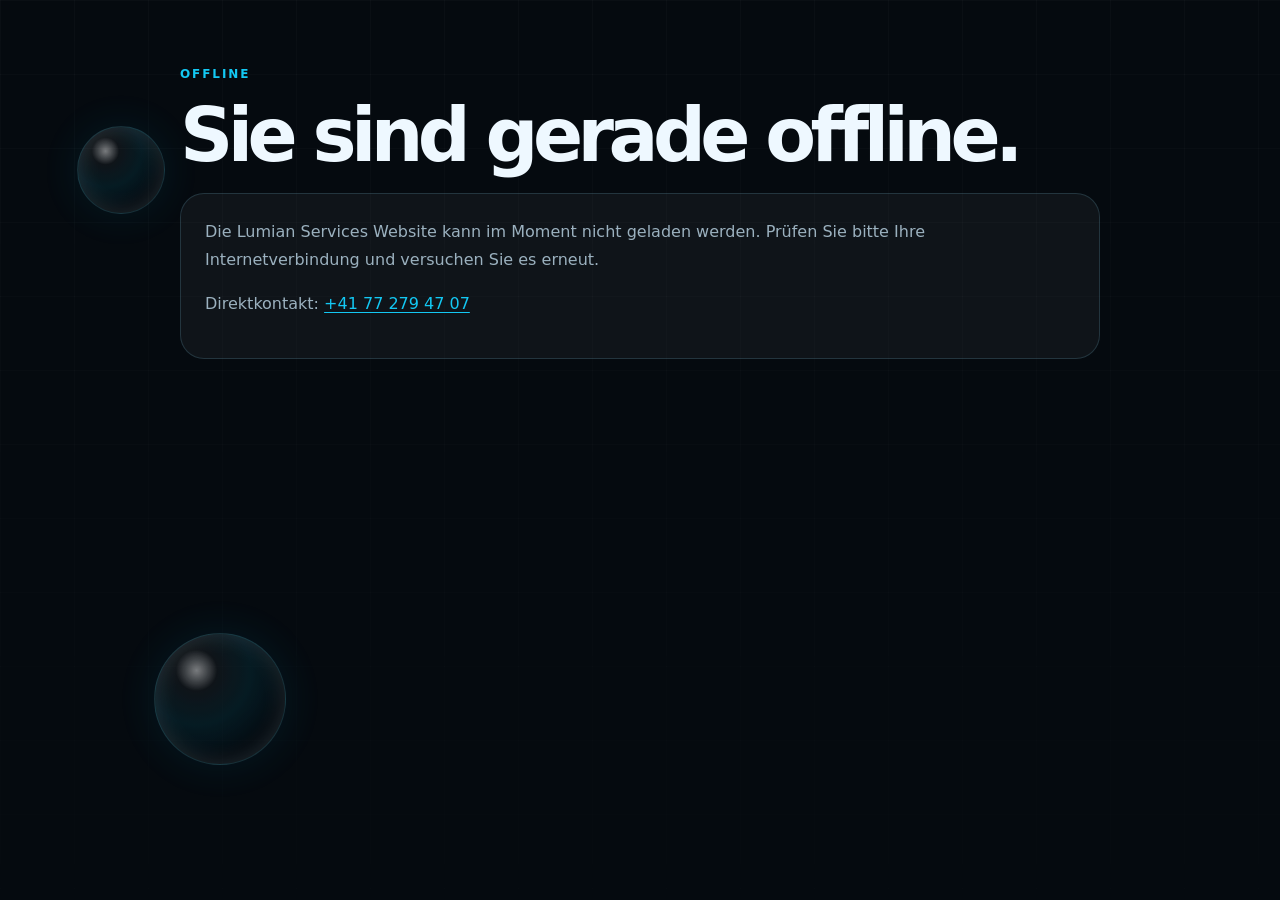
<file: offline.html>
<!doctype html>
<html lang="de-CH">
<head>
  <meta charset="utf-8">
  <meta name="viewport" content="width=device-width, initial-scale=1">
  <title>Offline | Lumian Services</title>
  <meta name="robots" content="noindex">
  <meta name="theme-color" content="#061018">
<link href="https://www.lumianservices.ch/assets/img/favicon.ico" rel="icon" sizes="any"/>
<link href="https://www.lumianservices.ch/assets/img/favicon-192.png" rel="icon" sizes="192x192" type="image/png"/>
<link href="https://www.lumianservices.ch/assets/img/favicon.png" rel="icon" sizes="512x512" type="image/png"/>
<link href="https://www.lumianservices.ch/assets/img/apple-touch-icon.png" rel="apple-touch-icon" sizes="180x180"/>
<link rel="manifest" href="site.webmanifest">
  <meta name="apple-mobile-web-app-capable" content="yes">
  <meta name="apple-mobile-web-app-title" content="Lumian">
  <meta name="apple-mobile-web-app-status-bar-style" content="black-translucent">
  <link rel="stylesheet" href="styles.css">
</head>
<body class="legal-page">
  <div class="liquid-bg" aria-hidden="true"><span class="bubble bubble-a"></span><span class="bubble bubble-c"></span></div>
  <main class="legal-main container">
    <p class="section-kicker">Offline</p>
    <h1>Sie sind gerade offline.</h1>
    <section class="legal-box">
      <p>Die Lumian Services Website kann im Moment nicht geladen werden. Prüfen Sie bitte Ihre Internetverbindung und versuchen Sie es erneut.</p>
      <p>Direktkontakt: <a href="tel:+41772794707">+41 77 279 47 07</a></p>
    </section>
  </main>
</body>
</html>
</file>
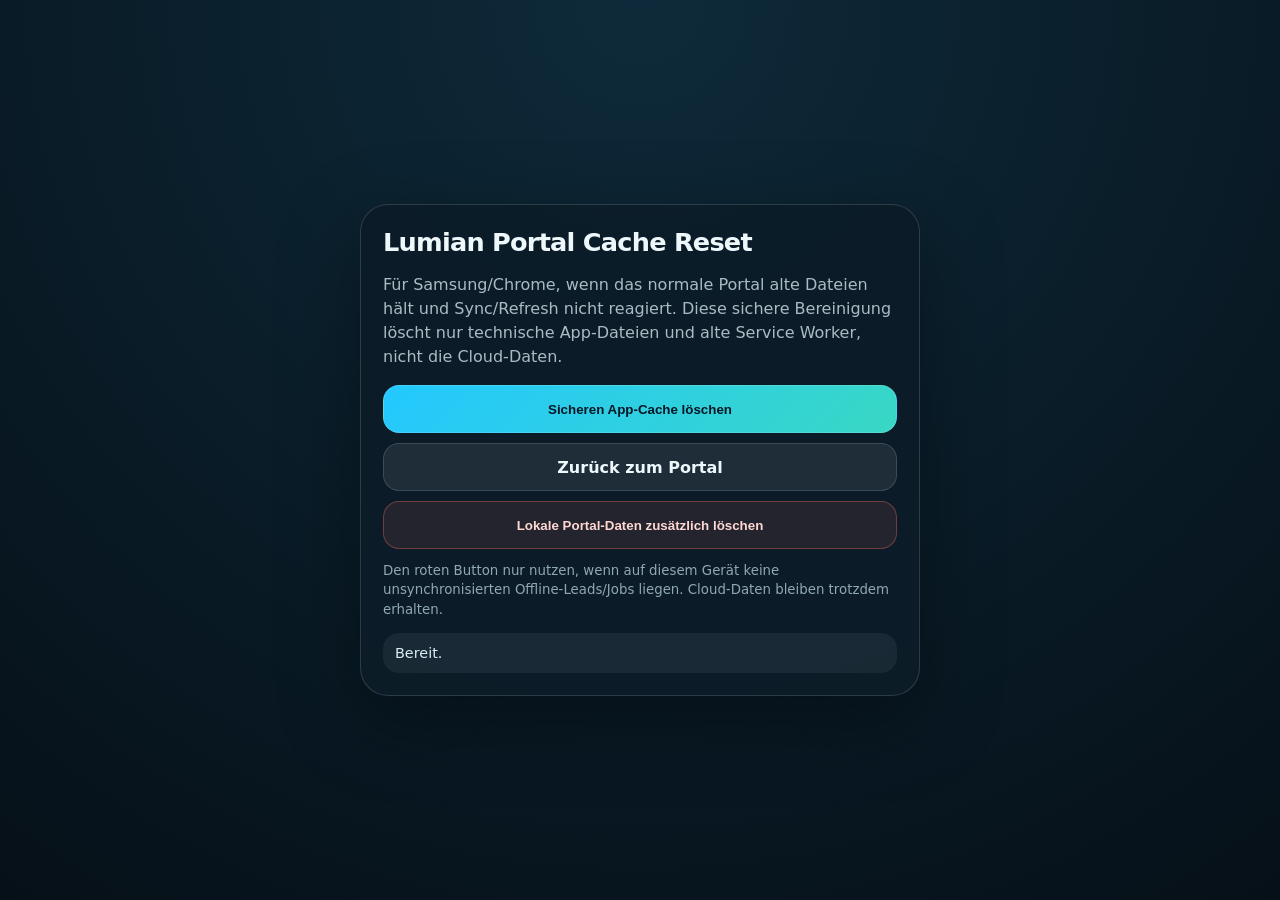
<file: portal/reset.html>
<!doctype html>
<html lang="de">
<head>
  <meta charset="utf-8">
  <meta name="viewport" content="width=device-width,initial-scale=1,viewport-fit=cover">
  <meta name="robots" content="noindex,nofollow">
  <title>Lumian Portal Cache Reset</title>
  <style>
    :root{color-scheme:dark;--bg:#061018;--card:#0d1d29;--line:rgba(255,255,255,.14);--text:#eef8fb;--muted:#a9bcc3;--brand:#23c8ff;--brand2:#39d7c4;--danger:#ff7066}
    *{box-sizing:border-box}body{margin:0;font-family:system-ui,-apple-system,Segoe UI,Roboto,Arial,sans-serif;background:radial-gradient(circle at top,#0e2a3a,var(--bg));color:var(--text);min-height:100vh;display:grid;place-items:center;padding:18px}
    main{width:min(560px,100%);background:rgba(13,29,41,.92);border:1px solid var(--line);border-radius:28px;padding:22px;box-shadow:0 24px 80px rgba(0,0,0,.35)}
    h1{margin:0 0 8px;font-size:1.6rem;letter-spacing:-.03em}p{color:var(--muted);line-height:1.5}button,a{display:flex;align-items:center;justify-content:center;width:100%;min-height:48px;border-radius:16px;border:1px solid var(--line);padding:12px 14px;margin-top:10px;font-weight:900;text-decoration:none}
    button{background:linear-gradient(135deg,var(--brand),var(--brand2));color:#041624}a{background:rgba(255,255,255,.08);color:var(--text)}
    .danger{background:rgba(255,112,102,.1);border-color:rgba(255,112,102,.35);color:#ffd7d3}.log{margin-top:14px;padding:12px;border-radius:16px;background:rgba(255,255,255,.06);color:#d8eef3;white-space:pre-wrap;font-size:.9rem}
    small{display:block;color:#90a8af;margin-top:12px;line-height:1.45}
  </style>
</head>
<body>
<main>
  <h1>Lumian Portal Cache Reset</h1>
  <p>Für Samsung/Chrome, wenn das normale Portal alte Dateien hält und Sync/Refresh nicht reagiert. Diese sichere Bereinigung löscht nur technische App-Dateien und alte Service Worker, nicht die Cloud-Daten.</p>
  <button id="safeReset">Sicheren App-Cache löschen</button>
  <a href="./index.html?v=81&swreset=1">Zurück zum Portal</a>
  <button id="deepReset" class="danger">Lokale Portal-Daten zusätzlich löschen</button>
  <small>Den roten Button nur nutzen, wenn auf diesem Gerät keine unsynchronisierten Offline-Leads/Jobs liegen. Cloud-Daten bleiben trotzdem erhalten.</small>
  <div id="log" class="log">Bereit.</div>
</main>
<script>
const log = document.getElementById('log');
function write(msg){ log.textContent = msg; }
async function clearTechnical(){
  let cacheCount = 0, swCount = 0;
  try{
    if('caches' in window){
      const keys = await caches.keys();
      await Promise.all(keys.map(k => caches.delete(k).then(ok => { if(ok) cacheCount++; })));
    }
    if('serviceWorker' in navigator){
      const regs = await navigator.serviceWorker.getRegistrations();
      await Promise.all(regs.map(r => r.unregister().then(ok => { if(ok) swCount++; }).catch(()=>{})));
    }
    write(`OK: ${cacheCount} Cache(s) gelöscht, ${swCount} Service Worker entfernt. Portal wird neu geöffnet...`);
  }catch(e){
    write('Bereinigung abgeschlossen oder teilweise blockiert. Portal wird neu geöffnet...');
  }
  setTimeout(() => location.replace('./index.html?v=' + Date.now() + '&swreset=1'), 900);
}
document.getElementById('safeReset').addEventListener('click', clearTechnical);
document.getElementById('deepReset').addEventListener('click', async () => {
  if(!confirm('Nur bestätigen, wenn auf diesem Samsung keine unsynchronisierten Offline-Daten liegen. Lokale Portal-Daten auf diesem Gerät werden gelöscht. Cloud bleibt erhalten.')) return;
  try{
    localStorage.clear();
    sessionStorage.clear();
  }catch(e){}
  await clearTechnical();
});
</script>
</body>
</html>
</file>
<file: styles.css>
:root {
  --bg: #050a0f;
  --bg-2: #07121b;
  --panel: rgba(11, 24, 35, 0.74);
  --panel-strong: rgba(8, 18, 27, 0.92);
  --text: #eef8ff;
  --muted: #9bb1bf;
  --soft: #c7d6df;
  --cyan: #13c8f3;
  --cyan-2: #16a6d7;
  --blue: #096789;
  --line: rgba(140, 224, 255, 0.16);
  --line-strong: rgba(19, 200, 243, 0.35);
  --shadow: 0 28px 80px rgba(0, 0, 0, 0.42);
  --radius-xl: 32px;
  --radius-lg: 24px;
  --radius-md: 16px;
  --container: 1160px;
  --ease: cubic-bezier(.16, 1, .3, 1);
}

* { box-sizing: border-box; }
html { scroll-behavior: smooth; }
body {
  margin: 0;
  font-family: Inter, ui-sans-serif, system-ui, -apple-system, BlinkMacSystemFont, "Segoe UI", sans-serif;
  color: var(--text);
  background:
    radial-gradient(circle at 20% 5%, rgba(19, 200, 243, 0.15), transparent 28rem),
    radial-gradient(circle at 88% 10%, rgba(22, 166, 215, 0.16), transparent 24rem),
    radial-gradient(circle at 50% 100%, rgba(9, 103, 137, 0.18), transparent 35rem),
    var(--bg);
  overflow-x: hidden;
}
body::before {
  content: "";
  position: fixed;
  inset: 0;
  pointer-events: none;
  z-index: -2;
  background-image:
    linear-gradient(rgba(255,255,255,.025) 1px, transparent 1px),
    linear-gradient(90deg, rgba(255,255,255,.025) 1px, transparent 1px);
  background-size: 74px 74px;
  mask-image: linear-gradient(to bottom, rgba(0,0,0,.95), rgba(0,0,0,.22));
}

img { max-width: 100%; display: block; }
a { color: inherit; text-decoration: none; }
button, input, textarea, select { font: inherit; }
button { cursor: pointer; }

.container {
  width: min(100% - 40px, var(--container));
  margin-inline: auto;
}
.section-pad { padding: 112px 0; }
.section-pad-sm { padding: 78px 0; }
.sr-only, .skip-link {
  position: absolute;
  width: 1px;
  height: 1px;
  padding: 0;
  margin: -1px;
  overflow: hidden;
  clip: rect(0, 0, 0, 0);
  white-space: nowrap;
  border: 0;
}
.skip-link:focus {
  width: auto;
  height: auto;
  clip: auto;
  padding: 12px 16px;
  top: 12px;
  left: 12px;
  z-index: 9999;
  background: var(--cyan);
  color: #001018;
  border-radius: 999px;
}

.liquid-bg { position: fixed; inset: 0; pointer-events: none; z-index: -1; overflow: hidden; }
.bubble {
  position: absolute;
  border-radius: 999px;
  border: 1px solid rgba(120, 230, 255, .22);
  background:
    radial-gradient(circle at 32% 28%, rgba(255,255,255,.62), rgba(255,255,255,.06) 16%, rgba(19,200,243,.12) 42%, rgba(19,200,243,.02) 70%);
  box-shadow: inset 0 0 22px rgba(255,255,255,.16), 0 0 48px rgba(19,200,243,.12);
  filter: blur(.1px);
  animation: drift 18s var(--ease) infinite alternate;
  opacity: .75;
}
.bubble-a { width: 88px; height: 88px; top: 14%; left: 6%; animation-duration: 16s; }
.bubble-b { width: 42px; height: 42px; top: 32%; right: 9%; animation-duration: 20s; }
.bubble-c { width: 132px; height: 132px; bottom: 15%; left: 12%; animation-duration: 24s; }
.bubble-d { width: 68px; height: 68px; bottom: 28%; right: 20%; animation-duration: 22s; }
.bubble-e { width: 26px; height: 26px; top: 68%; left: 52%; animation-duration: 18s; }
@keyframes drift {
  from { transform: translate3d(0, 0, 0) scale(1); }
  to { transform: translate3d(34px, -46px, 0) scale(1.08); }
}

.site-header {
  position: sticky;
  top: 0;
  z-index: 100;
  padding: 10px 0;
  background: rgba(5, 10, 15, .64);
  backdrop-filter: blur(18px);
  border-bottom: 1px solid rgba(255, 255, 255, .06);
}
.site-header.compact { position: relative; }
.nav-wrap { display: flex; align-items: center; justify-content: space-between; gap: 24px; }
.brand {
  display: inline-flex;
  align-items: center;
  gap: 12px;
  min-width: 74px;
}
.brand img { width: 74px; height: 74px; object-fit: contain; filter: drop-shadow(0 0 18px rgba(19,200,243,.24)); }
.main-nav { display: flex; align-items: center; gap: 8px; }
.main-nav a {
  color: var(--soft);
  font-weight: 700;
  font-size: 14px;
  padding: 12px 14px;
  border-radius: 999px;
  transition: .25s var(--ease);
}
.main-nav a:hover { color: var(--text); background: rgba(255,255,255,.06); }
.nav-cta {
  color: #00131c !important;
  background: linear-gradient(135deg, var(--cyan), #77e9ff);
  box-shadow: 0 12px 35px rgba(19,200,243,.24);
}
.nav-toggle { display: none; }

.hero { padding-top: 92px; }
.hero-grid { display: grid; grid-template-columns: 1.03fr .97fr; gap: 54px; align-items: center; }
.eyebrow, .section-kicker {
  color: var(--cyan);
  text-transform: uppercase;
  letter-spacing: .16em;
  font-size: 12px;
  font-weight: 900;
  margin: 0 0 16px;
}
.eyebrow { display: flex; align-items: center; gap: 12px; }
.eyebrow .eyebrow-line { width: 42px; height: 2px; flex: 0 0 42px; background: var(--cyan); box-shadow: 0 0 18px var(--cyan); }
.eyebrow .eyebrow-text { width: auto; height: auto; min-width: 0; flex: 0 1 auto; background: none; box-shadow: none; }
h1, h2, h3, p { margin-top: 0; }
h1 {
  font-size: clamp(40px, 5.4vw, 68px);
  line-height: .92;
  letter-spacing: -.075em;
  margin-bottom: 24px;
}
h2 {
  font-size: clamp(34px, 5vw, 62px);
  line-height: .98;
  letter-spacing: -.055em;
  margin-bottom: 18px;
}
h3 { font-size: 22px; margin-bottom: 10px; letter-spacing: -.02em; }
p { color: var(--muted); line-height: 1.75; font-size: 16px; }
.hero-lead { color: #d9edf7; font-size: clamp(19px, 2.1vw, 25px); line-height: 1.45; max-width: 650px; }
.hero-actions { display: flex; flex-wrap: wrap; gap: 14px; margin: 34px 0 26px; }
.btn {
  display: inline-flex;
  align-items: center;
  justify-content: center;
  min-height: 52px;
  padding: 15px 22px;
  border-radius: 999px;
  border: 1px solid transparent;
  font-weight: 900;
  transition: .25s var(--ease);
}
.btn-primary {
  background: linear-gradient(135deg, var(--cyan), #90eeff);
  color: #00131c;
  box-shadow: 0 18px 50px rgba(19,200,243,.25);
}
.btn-primary:hover { transform: translateY(-3px); box-shadow: 0 22px 60px rgba(19,200,243,.36); }
.btn-ghost { border-color: var(--line-strong); background: rgba(255,255,255,.04); color: var(--text); }
.btn-ghost:hover { background: rgba(19,200,243,.08); transform: translateY(-3px); }
.trust-row { display: flex; flex-wrap: wrap; gap: 10px; }
.trust-row span {
  padding: 9px 12px;
  border-radius: 999px;
  border: 1px solid var(--line);
  background: rgba(255,255,255,.035);
  color: var(--soft);
  font-size: 14px;
  font-weight: 800;
}
.hero-card { position: relative; }
.shine-card {
  position: relative;
  overflow: hidden;
  border-radius: var(--radius-xl);
  border: 1px solid var(--line-strong);
  background: rgba(255,255,255,.04);
  box-shadow: var(--shadow);
}
.shine-card::after {
  content: "";
  position: absolute;
  inset: 0;
  background: linear-gradient(110deg, transparent 0 30%, rgba(255,255,255,.18) 45%, transparent 58% 100%);
  transform: translateX(-120%);
  animation: shine 6s infinite;
}
@keyframes shine { 0%, 55% { transform: translateX(-120%); } 85%, 100% { transform: translateX(120%); } }
.shine-card img { width: 100%; aspect-ratio: 4 / 3; object-fit: cover; }
.result-pill {
  position: absolute;
  left: 18px;
  bottom: 18px;
  z-index: 2;
  padding: 10px 14px;
  border-radius: 999px;
  background: rgba(0,0,0,.58);
  backdrop-filter: blur(12px);
  color: white;
  font-size: 13px;
  font-weight: 900;
  border: 1px solid rgba(255,255,255,.16);
}
.mini-cards { display: grid; grid-template-columns: repeat(3, 1fr); gap: 10px; margin-top: 12px; }
.mini-cards div {
  border: 1px solid var(--line);
  background: rgba(255,255,255,.045);
  border-radius: 18px;
  padding: 14px;
}
.mini-cards strong { display: block; margin-bottom: 4px; }
.mini-cards span { color: var(--muted); font-size: 13px; }

.split-card, .referral-card, .final-card, .area-grid {
  border: 1px solid var(--line);
  border-radius: var(--radius-xl);
  background:
    linear-gradient(135deg, rgba(255,255,255,.07), rgba(255,255,255,.025)),
    var(--panel);
  box-shadow: var(--shadow);
  backdrop-filter: blur(18px);
}
.split-card {
  display: grid;
  grid-template-columns: .82fr 1.18fr;
  gap: 44px;
  padding: clamp(28px, 5vw, 56px);
}
.story-text p:last-child { margin-bottom: 0; }

.section-head { max-width: 770px; text-align: center; margin: 0 auto 42px; }
.section-head.left { text-align: left; margin: 0; }
.service-grid { display: grid; grid-template-columns: repeat(3, 1fr); gap: 16px; }
.service-card {
  position: relative;
  overflow: hidden;
  min-height: 245px;
  padding: 28px;
  border-radius: var(--radius-lg);
  border: 1px solid var(--line);
  background: linear-gradient(180deg, rgba(255,255,255,.07), rgba(255,255,255,.025));
  transition: .28s var(--ease);
}
.service-card::before {
  content: "";
  position: absolute;
  inset: auto -30% -45% -30%;
  height: 150px;
  background: radial-gradient(circle, rgba(19,200,243,.22), transparent 60%);
  opacity: 0;
  transition: .28s var(--ease);
}
.service-card:hover { transform: translateY(-6px); border-color: var(--line-strong); }
.service-card:hover::before { opacity: 1; }
.service-icon {
  width: 54px;
  height: 54px;
  display: grid;
  place-items: center;
  border-radius: 18px;
  margin-bottom: 22px;
  background: rgba(19,200,243,.1);
  border: 1px solid var(--line-strong);
  font-size: 27px;
}
.service-card.highlight { background: linear-gradient(135deg, rgba(19,200,243,.18), rgba(255,255,255,.04)); }

.gallery-section { background: linear-gradient(180deg, transparent, rgba(19,200,243,.04), transparent); }
.gallery-grid { display: grid; grid-template-columns: repeat(4, 1fr); gap: 14px; }
.gallery-item {
  position: relative;
  overflow: hidden;
  min-height: 220px;
  padding: 0;
  border: 1px solid var(--line);
  border-radius: var(--radius-lg);
  background: transparent;
  color: white;
  box-shadow: 0 20px 55px rgba(0,0,0,.24);
}
.gallery-item.big { grid-column: span 2; grid-row: span 2; min-height: 454px; }
.gallery-item img { width: 100%; height: 100%; object-fit: cover; transition: .5s var(--ease); }
.gallery-item::after {
  content: "";
  position: absolute;
  inset: 0;
  background: linear-gradient(to top, rgba(0,0,0,.76), rgba(0,0,0,.05));
}
.gallery-item span {
  position: absolute;
  z-index: 2;
  left: 18px;
  bottom: 16px;
  font-weight: 950;
  letter-spacing: -.02em;
}
.gallery-item:hover img { transform: scale(1.06); }

.booking-section { position: relative; }
.booking-grid { display: grid; grid-template-columns: .9fr 1.1fr; gap: 34px; align-items: start; }
.booking-copy { position: sticky; top: 115px; }
.check-list { display: grid; gap: 12px; padding: 0; margin: 26px 0; list-style: none; }
.check-list li { color: var(--soft); position: relative; padding-left: 32px; }
.check-list li::before { content: "✓"; position: absolute; left: 0; color: var(--cyan); font-weight: 950; }
.slot-box {
  padding: 22px;
  border-radius: var(--radius-lg);
  border: 1px solid var(--line);
  background: rgba(255,255,255,.04);
}
.booking-form {
  display: grid;
  grid-template-columns: repeat(2, 1fr);
  gap: 16px;
  padding: clamp(24px, 4vw, 36px);
  border-radius: var(--radius-xl);
  border: 1px solid var(--line-strong);
  background: var(--panel-strong);
  box-shadow: var(--shadow);
}
.booking-form label { color: var(--soft); font-weight: 850; font-size: 14px; }
.booking-form .full { grid-column: 1 / -1; }
input, textarea, select {
  width: 100%;
  margin-top: 8px;
  color: var(--text);
  background: rgba(255,255,255,.06);
  border: 1px solid rgba(255,255,255,.12);
  outline: none;
  border-radius: 16px;
  padding: 14px 14px;
  transition: .2s var(--ease);
}
input:focus, textarea:focus, select:focus { border-color: var(--cyan); box-shadow: 0 0 0 4px rgba(19,200,243,.12); }
select option { background: #07121b; color: white; }
.consent { display: flex; gap: 12px; align-items: flex-start; font-weight: 650 !important; }
.consent input { width: 18px; height: 18px; margin-top: 3px; }
.consent a { color: var(--cyan); text-decoration: underline; text-underline-offset: 3px; }
.form-note { margin: -2px 0 0; font-size: 13px; }

.referral-card { position: relative; overflow: hidden; padding: clamp(28px, 5vw, 56px); }
.referral-glow {
  position: absolute;
  width: 420px;
  height: 420px;
  border-radius: 999px;
  right: -160px;
  top: -160px;
  background: radial-gradient(circle, rgba(19,200,243,.24), transparent 66%);
}
.referral-steps { display: grid; grid-template-columns: repeat(4, 1fr); gap: 12px; margin: 28px 0; }
.referral-steps div {
  padding: 18px;
  border: 1px solid var(--line);
  border-radius: 20px;
  background: rgba(255,255,255,.045);
}
.referral-steps strong {
  display: grid;
  place-items: center;
  width: 36px;
  height: 36px;
  border-radius: 50%;
  background: var(--cyan);
  color: #00131c;
  margin-bottom: 14px;
}
.referral-steps span { color: var(--soft); font-weight: 850; }
.referral-offer {
  display: grid;
  grid-template-columns: repeat(2, 1fr);
  gap: 14px;
}
.referral-offer p {
  margin: 0;
  padding: 18px;
  border-radius: 20px;
  background: rgba(19,200,243,.08);
  border: 1px solid var(--line-strong);
}
.small-print { font-size: 13px; margin: 18px 0 0; }

.area-grid { display: grid; grid-template-columns: 1fr auto; align-items: center; gap: 26px; padding: clamp(26px, 5vw, 44px); }
.contact-card {
  min-width: 300px;
  display: grid;
  gap: 10px;
  padding: 24px;
  border-radius: 24px;
  background: rgba(255,255,255,.05);
  border: 1px solid var(--line);
}
.contact-card span { color: var(--muted); font-size: 13px; text-transform: uppercase; letter-spacing: .12em; font-weight: 900; }
.contact-card a:first-of-type { font-size: 27px; font-weight: 950; color: var(--text); }
.contact-card a:last-child { color: var(--cyan); font-weight: 900; }

.faq-grid { display: grid; grid-template-columns: .8fr 1.2fr; gap: 46px; align-items: start; }
.faq-list { display: grid; gap: 12px; }
details {
  border: 1px solid var(--line);
  background: rgba(255,255,255,.045);
  border-radius: 20px;
  padding: 0;
  overflow: hidden;
}
summary {
  list-style: none;
  padding: 20px 22px;
  font-weight: 950;
  position: relative;
}
summary::-webkit-details-marker { display: none; }
summary::after { content: "+"; position: absolute; right: 22px; color: var(--cyan); }
details[open] summary::after { content: "–"; }
details p { padding: 0 22px 20px; margin: 0; }
.final-card { display: flex; align-items: center; justify-content: space-between; gap: 22px; padding: clamp(28px, 5vw, 46px); }
.final-card h2 { max-width: 820px; margin: 0; }

.site-footer { padding: 54px 0; border-top: 1px solid rgba(255,255,255,.06); background: rgba(0,0,0,.24); }
.footer-grid { display: grid; grid-template-columns: 1.5fr 1fr 1fr; gap: 26px; }
.site-footer img { width: 86px; margin-bottom: 10px; }
.site-footer h3 { font-size: 16px; color: var(--text); }
.site-footer a { display: block; color: var(--muted); margin: 9px 0; }
.site-footer a:hover { color: var(--cyan); }
.small-footer { padding: 28px 0; }
.footer-line { display: flex; gap: 20px; flex-wrap: wrap; }

.lightbox {
  position: fixed;
  inset: 0;
  z-index: 999;
  display: grid;
  place-items: center;
  padding: 26px;
  background: rgba(0,0,0,.86);
  backdrop-filter: blur(12px);
}
.lightbox[hidden] { display: none; }
.lightbox img { max-height: 82vh; border-radius: 24px; border: 1px solid rgba(255,255,255,.16); box-shadow: var(--shadow); }
.lightbox p { color: white; text-align: center; margin: 16px 0 0; }
.lightbox-close {
  position: fixed;
  right: 24px;
  top: 20px;
  width: 48px;
  height: 48px;
  border: 0;
  border-radius: 50%;
  color: white;
  background: rgba(255,255,255,.12);
  font-size: 32px;
}
.floating-whatsapp {
  position: fixed;
  right: 20px;
  bottom: 20px;
  z-index: 80;
  width: 58px;
  height: 58px;
  border-radius: 50%;
  display: grid;
  place-items: center;
  color: #00131c;
  background: linear-gradient(135deg, var(--cyan), #91efff);
  box-shadow: 0 18px 50px rgba(19,200,243,.35);
  font-weight: 950;
  font-size: 23px;
}

.reveal { opacity: 0; transform: translateY(24px); transition: opacity .72s var(--ease), transform .72s var(--ease); }
.reveal.in-view { opacity: 1; transform: translateY(0); }

.legal-page { background: var(--bg); }
.legal-nav { display: flex !important; }
.legal-main { padding: 64px 0 96px; max-width: 920px; }
.legal-main h1 { font-size: clamp(42px, 7vw, 74px); }
.legal-box {
  padding: 24px;
  border: 1px solid var(--line);
  border-radius: var(--radius-lg);
  background: rgba(255,255,255,.045);
  margin: 16px 0;
}
.legal-box h2 { font-size: 24px; letter-spacing: -.03em; margin-bottom: 12px; }
.legal-box a { color: var(--cyan); text-decoration: underline; text-underline-offset: 3px; }
.warning-box { border-color: rgba(19,200,243,.46); background: rgba(19,200,243,.09); }

@media (max-width: 960px) {
  .section-pad { padding: 82px 0; }
  .hero-grid, .split-card, .booking-grid, .faq-grid, .area-grid { grid-template-columns: 1fr; }
  .booking-copy { position: static; }
  .service-grid { grid-template-columns: repeat(2, 1fr); }
  .gallery-grid { grid-template-columns: repeat(2, 1fr); }
  .gallery-item.big { min-height: 340px; }
  .referral-steps, .referral-offer { grid-template-columns: repeat(2, 1fr); }
  .final-card { align-items: flex-start; flex-direction: column; }
}
@media (max-width: 760px) {
  .container { width: min(100% - 28px, var(--container)); }
  .brand img { width: 62px; height: 62px; }
  .nav-toggle {
    display: grid;
    place-items: center;
    gap: 4px;
    width: 48px;
    height: 48px;
    border: 1px solid var(--line);
    border-radius: 16px;
    background: rgba(255,255,255,.05);
  }
  .nav-toggle span:not(.sr-only) { display: block; width: 22px; height: 2px; background: white; }
  .main-nav {
    position: absolute;
    top: 78px;
    left: 14px;
    right: 14px;
    display: none;
    padding: 12px;
    border-radius: 24px;
    border: 1px solid var(--line);
    background: rgba(6,16,24,.96);
    backdrop-filter: blur(18px);
    box-shadow: var(--shadow);
    flex-direction: column;
    align-items: stretch;
  }
  .main-nav.is-open { display: flex; }
  .main-nav a { padding: 14px 16px; }
  .hero { padding-top: 58px; }
  h1 { font-size: clamp(44px, 15vw, 66px); }
  .service-grid, .gallery-grid, .booking-form, .referral-steps, .referral-offer, .footer-grid { grid-template-columns: 1fr; }
  .gallery-item.big { grid-column: auto; grid-row: auto; min-height: 270px; }
  .gallery-item { min-height: 250px; }
  .mini-cards { grid-template-columns: 1fr; }
  .contact-card { min-width: 0; }
  .floating-whatsapp { right: 14px; bottom: 14px; width: 54px; height: 54px; }
  .legal-nav { position: static; display: flex !important; flex-direction: row; background: transparent; box-shadow: none; border: 0; padding: 0; }
  .legal-nav a { font-size: 13px; padding: 10px; }
}
@media (prefers-reduced-motion: reduce) {
  *, *::before, *::after { animation-duration: .001ms !important; animation-iteration-count: 1 !important; scroll-behavior: auto !important; transition-duration: .001ms !important; }
}

/* v2.1 refinement: keep v2 visual language, improve hero logo, story, referral and gallery. */
.hero-logo-card { isolation: isolate; }
.logo-stage {
  position: relative;
  overflow: hidden;
  border-radius: var(--radius-xl);
  border: 1px solid var(--line-strong);
  background:
    radial-gradient(circle at 50% 42%, rgba(19,200,243,.22), transparent 34%),
    radial-gradient(circle at 18% 18%, rgba(255,255,255,.07), transparent 22%),
    linear-gradient(145deg, rgba(0,0,0,.58), rgba(7,18,27,.92));
  box-shadow: var(--shadow), inset 0 0 70px rgba(19,200,243,.08);
  min-height: 510px;
  display: grid;
  place-items: center;
}
.logo-stage::after {
  content: "";
  position: absolute;
  inset: 0;
  background:
    linear-gradient(110deg, transparent 0 32%, rgba(255,255,255,.11) 45%, transparent 60% 100%),
    radial-gradient(circle at 50% 85%, rgba(19,200,243,.13), transparent 30%);
  transform: translateX(-120%);
  animation: shine 6.2s infinite;
  z-index: 2;
  pointer-events: none;
}
.hero-logo-img {
  width: min(96%, 560px);
  height: auto;
  object-fit: contain;
  filter: drop-shadow(0 0 42px rgba(19,200,243,.18));
  animation: logoIntro 950ms var(--ease) both, logoBreath 5.5s ease-in-out infinite 1.2s;
}
@keyframes logoIntro {
  from { opacity: 0; transform: scale(.88) translateY(20px); }
  to { opacity: 1; transform: scale(1) translateY(0); }
}
@keyframes logoBreath {
  0%, 100% { transform: scale(1); }
  50% { transform: scale(1.025); }
}
.clean-orbit {
  position: absolute;
  border-radius: 999px;
  border: 1px solid rgba(119,233,255,.20);
  background: radial-gradient(circle at 32% 25%, rgba(255,255,255,.75), rgba(255,255,255,.08) 20%, rgba(19,200,243,.10) 56%, transparent 72%);
  box-shadow: inset 0 0 24px rgba(255,255,255,.12), 0 0 34px rgba(19,200,243,.18);
  pointer-events: none;
}
.orbit-one { width: 94px; height: 94px; top: 56px; right: 64px; animation: drift 13s var(--ease) infinite alternate; }
.orbit-two { width: 42px; height: 42px; left: 56px; bottom: 82px; animation: drift 16s var(--ease) infinite alternate-reverse; }
.logo-pill { z-index: 4; }

.story-card { grid-template-columns: 1fr .92fr; align-items: center; }
.story-main p { max-width: 680px; }
.story-main p:last-child { margin-bottom: 0; }
.founder-panel {
  display: grid;
  gap: 18px;
  padding: 20px;
  border: 1px solid var(--line);
  border-radius: var(--radius-lg);
  background:
    radial-gradient(circle at 50% 0%, rgba(19,200,243,.15), transparent 42%),
    rgba(255,255,255,.04);
}
.founder-avatars {
  display: flex;
  justify-content: center;
  align-items: center;
  gap: 18px;
}
.founder-avatars figure { margin: 0; text-align: center; }
.founder-avatars img {
  width: 104px;
  height: 104px;
  object-fit: cover;
  object-position: center;
  border-radius: 50%;
  border: 1px solid var(--line-strong);
  background: rgba(255,255,255,.04);
  box-shadow: 0 18px 45px rgba(0,0,0,.26);
}
.founder-avatars figcaption { margin-top: 9px; color: var(--text); font-weight: 950; }
.language-hub {
  text-align: center;
  padding: 18px;
  border-radius: 22px;
  background: rgba(0,0,0,.18);
  border: 1px solid rgba(255,255,255,.08);
}
.hub-title {
  display: inline-flex;
  margin-bottom: 12px;
  color: var(--cyan);
  text-transform: uppercase;
  letter-spacing: .13em;
  font-size: 11px;
  font-weight: 950;
}
.language-tags { display: flex; flex-wrap: wrap; justify-content: center; gap: 9px; }
.language-tags span {
  padding: 8px 11px;
  border-radius: 999px;
  border: 1px solid var(--line);
  background: rgba(255,255,255,.045);
  color: var(--soft);
  font-size: 13px;
  font-weight: 850;
}

.referral-section { background: linear-gradient(180deg, transparent, rgba(19,200,243,.035), transparent); }
.referral-premium { padding: clamp(28px, 5vw, 54px); }
.referral-content {
  position: relative;
  z-index: 2;
  display: grid;
  grid-template-columns: 1.08fr .92fr;
  gap: 28px;
  align-items: stretch;
}
.referral-content h2 { max-width: 760px; }
.referral-highlight {
  color: #d9edf7;
  padding: 16px 18px;
  border-left: 3px solid var(--cyan);
  background: rgba(19,200,243,.075);
  border-radius: 0 18px 18px 0;
  margin-bottom: 0;
}
.referral-ticket {
  position: relative;
  overflow: hidden;
  min-height: 260px;
  display: grid;
  align-content: center;
  gap: 10px;
  padding: 30px;
  border-radius: 28px;
  border: 1px solid rgba(119,233,255,.35);
  background:
    linear-gradient(135deg, rgba(19,200,243,.22), rgba(255,255,255,.06)),
    rgba(0,0,0,.20);
  box-shadow: 0 24px 70px rgba(19,200,243,.15);
}
.referral-ticket::before,
.referral-ticket::after {
  content: "";
  position: absolute;
  width: 44px;
  height: 44px;
  border-radius: 50%;
  background: var(--bg-2);
  top: 50%;
  transform: translateY(-50%);
  border: 1px solid rgba(119,233,255,.18);
}
.referral-ticket::before { left: -23px; }
.referral-ticket::after { right: -23px; }
.referral-ticket span {
  color: var(--cyan);
  text-transform: uppercase;
  letter-spacing: .16em;
  font-size: 12px;
  font-weight: 950;
}
.referral-ticket strong {
  display: block;
  font-size: clamp(30px, 4.2vw, 50px);
  line-height: .95;
  letter-spacing: -.05em;
  color: white;
}
.referral-ticket small { color: var(--soft); font-weight: 850; }
.referral-ticket em {
  margin-top: 8px;
  color: #00131c;
  font-style: normal;
  font-weight: 950;
  display: inline-flex;
  width: fit-content;
  padding: 9px 12px;
  border-radius: 999px;
  background: linear-gradient(135deg, var(--cyan), #91efff);
}
.referral-steps.compact div { min-height: 108px; }

.gallery-slider {
  position: relative;
  padding: 0 58px;
}
.gallery-track {
  display: grid;
  grid-auto-flow: column;
  grid-auto-columns: minmax(280px, 32%);
  gap: 16px;
  overflow-x: auto;
  scroll-snap-type: x mandatory;
  scroll-behavior: smooth;
  scrollbar-width: none;
  padding: 10px 4px 18px;
}
.gallery-track::-webkit-scrollbar { display: none; }
.gallery-slide {
  position: relative;
  overflow: hidden;
  min-height: 420px;
  padding: 0;
  border: 1px solid var(--line);
  border-radius: var(--radius-lg);
  background: rgba(255,255,255,.03);
  color: white;
  box-shadow: 0 20px 55px rgba(0,0,0,.24);
  scroll-snap-align: start;
}
.gallery-slide.is-featured { grid-column: auto; }
.gallery-slide img { width: 100%; height: 100%; object-fit: cover; transition: .5s var(--ease); }
.gallery-slide::after {
  content: "";
  position: absolute;
  inset: 0;
  background: linear-gradient(to top, rgba(0,0,0,.78), rgba(0,0,0,.05));
}
.gallery-slide span {
  position: absolute;
  z-index: 2;
  left: 18px;
  bottom: 16px;
  font-weight: 950;
  letter-spacing: -.02em;
}
.gallery-slide:hover img { transform: scale(1.06); }
.slider-arrow {
  position: absolute;
  z-index: 5;
  top: 50%;
  transform: translateY(-50%);
  width: 46px;
  height: 46px;
  border-radius: 50%;
  border: 1px solid var(--line-strong);
  color: var(--text);
  background: rgba(6,16,24,.72);
  backdrop-filter: blur(14px);
  font-size: 32px;
  display: grid;
  place-items: center;
  line-height: 1;
}
.slider-prev { left: 0; }
.slider-next { right: 0; }
.slider-arrow:hover { background: rgba(19,200,243,.16); }

@media (max-width: 960px) {
  .hero-card.hero-logo-card { order: -1; }
  .story-card, .referral-content { grid-template-columns: 1fr; }
  .gallery-track { grid-auto-columns: minmax(260px, 48%); }
  .logo-stage { min-height: 430px; }
}
@media (max-width: 760px) {
  .hero { padding-top: 28px; }
  .logo-stage { min-height: 340px; border-radius: 26px; }
  .hero-logo-img { width: min(98%, 380px); }
  .hero-copy { text-align: left; }
  .founder-avatars img { width: 92px; height: 92px; }
  .gallery-slider { padding: 0 0 60px; }
  .gallery-track { grid-auto-columns: 86%; }
  .gallery-slide { min-height: 360px; }
  .slider-arrow { top: auto; bottom: 0; transform: none; }
  .slider-prev { left: calc(50% - 54px); }
  .slider-next { right: calc(50% - 54px); }
  .referral-ticket { min-height: 230px; padding: 24px; }
}

.contact-card p { margin: 0; color: var(--soft); line-height: 1.5; }
.footer-address { display: inline-block; color: var(--soft); font-size: 14px; line-height: 1.5; }


/* Cookie notice and app install helpers */
.cookie-notice {
  position: fixed;
  z-index: 9999;
  left: max(16px, env(safe-area-inset-left));
  right: max(16px, env(safe-area-inset-right));
  bottom: max(16px, env(safe-area-inset-bottom));
  display: grid;
  grid-template-columns: 1fr auto;
  gap: 18px;
  align-items: center;
  max-width: 980px;
  margin: 0 auto;
  padding: 18px;
  border: 1px solid var(--line-strong);
  border-radius: 22px;
  background: rgba(5, 14, 21, .88);
  backdrop-filter: blur(18px);
  box-shadow: 0 24px 80px rgba(0,0,0,.45);
}
.cookie-notice[hidden], .install-help[hidden] { display: none !important; }
.cookie-notice strong { display: block; color: var(--text); margin-bottom: 4px; }
.cookie-notice p { margin: 0; color: var(--soft); font-size: 14px; line-height: 1.45; }
.cookie-actions { display: flex; align-items: center; flex-wrap: wrap; gap: 10px; justify-content: flex-end; }
.cookie-actions a { color: var(--cyan); font-weight: 850; font-size: 14px; text-decoration: none; }
.btn-small { padding: 10px 15px; font-size: 14px; border-radius: 999px; }
.app-cta { padding-top: 0; }
.app-card {
  display: grid;
  grid-template-columns: 1fr auto;
  align-items: center;
  gap: 22px;
  padding: clamp(24px, 4vw, 38px);
  border-radius: var(--radius-xl);
  border: 1px solid var(--line);
  background:
    radial-gradient(circle at 85% 20%, rgba(19,200,243,.16), transparent 34%),
    rgba(255,255,255,.04);
  box-shadow: var(--shadow);
}
.app-card h2 { margin-bottom: 10px; }
.app-card p { margin-bottom: 0; }
.install-help {
  position: fixed;
  z-index: 10000;
  right: max(16px, env(safe-area-inset-right));
  bottom: max(112px, calc(env(safe-area-inset-bottom) + 96px));
  width: min(420px, calc(100vw - 32px));
  padding: 18px 48px 18px 18px;
  border-radius: 22px;
  border: 1px solid var(--line-strong);
  background: rgba(5, 14, 21, .94);
  backdrop-filter: blur(18px);
  box-shadow: 0 24px 80px rgba(0,0,0,.45);
}
.install-help strong { display: block; margin-bottom: 6px; color: var(--text); }
.install-help p { margin: 0; color: var(--soft); font-size: 14px; line-height: 1.5; }
.install-help-close {
  position: absolute;
  top: 10px;
  right: 12px;
  width: 30px;
  height: 30px;
  border: 1px solid var(--line);
  border-radius: 50%;
  background: rgba(255,255,255,.06);
  color: var(--text);
  cursor: pointer;
}
.legal-box a { color: var(--cyan); text-decoration: underline; text-underline-offset: 3px; }
@media (max-width: 760px) {
  .cookie-notice, .app-card { grid-template-columns: 1fr; }
  .cookie-actions { justify-content: flex-start; }
  .app-card .btn { width: 100%; justify-content: center; }
}


/* v26 referral form clarity */
.referral-detected{
  display:block;
  margin-top:8px;
  color:var(--cyan);
  font-size:13px;
  font-weight:850;
}
.referral-detected[hidden]{display:none}
.booking-form input[name="referral"]:not(:placeholder-shown){
  border-color:rgba(19,200,243,.55);
  box-shadow:0 0 0 4px rgba(19,200,243,.10);
}
@media (max-width: 720px){
  .booking-form{grid-template-columns:1fr}
}


/* v27 referral landing page */
.referral-header{
  width:min(100% - 40px, 1180px);
  margin:24px auto 0;
  display:flex;
  justify-content:space-between;
  align-items:center;
  gap:16px;
}
.referral-main{
  width:min(100% - 40px, 1180px);
  margin:42px auto 70px;
}
.referral-hero{
  display:grid;
  grid-template-columns:.88fr 1.12fr;
  gap:34px;
  align-items:start;
}
.referral-hero-copy{
  position:sticky;
  top:28px;
}
.referral-hero h1{
  margin:0 0 16px;
  font-size:clamp(44px, 7vw, 88px);
  line-height:.94;
  letter-spacing:-.06em;
}
.referral-hero .lead{
  color:var(--soft);
  font-size:clamp(18px,2vw,24px);
  line-height:1.55;
}
.ref-code-card{
  margin:22px 0;
  padding:18px 20px;
  border-radius:24px;
  border:1px solid rgba(19,200,243,.34);
  background:linear-gradient(135deg,rgba(19,200,243,.14),rgba(255,255,255,.045));
  box-shadow:0 22px 60px rgba(0,0,0,.22);
}
.ref-code-card span{
  display:block;
  color:var(--cyan);
  font-weight:950;
  letter-spacing:.12em;
  text-transform:uppercase;
  font-size:13px;
}
.ref-code-card strong{
  display:block;
  margin-top:8px;
  font-size:34px;
  letter-spacing:.04em;
}
.ref-code-card small{
  display:block;
  margin-top:8px;
  color:var(--soft);
}
.referral-form{
  position:relative;
}
.referral-form::before{
  content:"";
  position:absolute;
  inset:-1px;
  border-radius:inherit;
  pointer-events:none;
  background:linear-gradient(135deg,rgba(19,200,243,.35),transparent 40%,rgba(255,255,255,.08));
  mask:linear-gradient(#000 0 0) content-box,linear-gradient(#000 0 0);
  -webkit-mask:linear-gradient(#000 0 0) content-box,linear-gradient(#000 0 0);
  padding:1px;
  -webkit-mask-composite:xor;
  mask-composite:exclude;
}
.referral-slot{
  margin-top:16px;
}
.referral-footer{
  margin-top:60px;
}
@media(max-width:900px){
  .referral-header,
  .referral-main{
    width:min(100% - 28px, 1180px);
  }
  .referral-hero{
    grid-template-columns:1fr;
  }
  .referral-hero-copy{
    position:static;
  }
  .referral-header{
    margin-top:16px;
  }
}


/* v28 referral page: code must be obvious and auto-filled */
.referral-page .booking-form{
  border-color:rgba(19,200,243,.34);
  background:linear-gradient(180deg,rgba(12,31,45,.94),rgba(7,17,28,.96));
}
.referral-page.has-referral-code .referral-form{
  box-shadow:0 30px 90px rgba(19,200,243,.14), var(--shadow);
}
.referral-code-field{
  position:relative;
  padding:14px;
  border-radius:20px;
  border:1px solid rgba(19,200,243,.28);
  background:rgba(19,200,243,.055);
}
.referral-code-field input,
input.is-filled-referral{
  border-color:rgba(19,200,243,.75) !important;
  background:rgba(19,200,243,.12) !important;
  color:#e8fbff !important;
  font-weight:950;
  letter-spacing:.04em;
  box-shadow:0 0 0 4px rgba(19,200,243,.12), inset 0 1px 0 rgba(255,255,255,.08) !important;
}
.referral-code-field input::placeholder{
  color:rgba(220,245,255,.55);
}
.referral-detected{
  display:block;
  margin-top:9px;
  color:#8eeaff;
  font-size:13px;
  font-weight:950;
}
.referral-detected[hidden]{display:none}
.referral-benefit-mini{
  margin:18px 0;
  padding:14px 16px;
  border:1px solid rgba(255,255,255,.10);
  border-radius:20px;
  background:rgba(255,255,255,.045);
  color:var(--soft);
}
.referral-benefit-mini strong{
  display:block;
  color:#fff;
  margin-bottom:4px;
}
.referral-page .ref-code-card{
  border-color:rgba(19,200,243,.48);
  background:linear-gradient(135deg,rgba(19,200,243,.18),rgba(255,255,255,.055));
}
.referral-page .ref-code-card strong{
  color:#e8fbff;
}
@media(max-width:720px){
  .referral-page .booking-form{
    padding:22px;
  }
}


/* v30: smaller referral landing page + correct visible code state */
.footer-copy{
  width:min(100% - 40px, var(--container));
  margin:22px auto 0;
  padding-top:18px;
  border-top:1px solid rgba(255,255,255,.08);
  color:var(--muted);
  font-size:13px;
  text-align:center;
}
.referral-main{
  margin:26px auto 46px !important;
}
.referral-header{
  margin-top:14px !important;
}
.referral-header .brand img{
  width:64px !important;
  height:64px !important;
}
.referral-hero{
  gap:24px !important;
  grid-template-columns:.82fr 1fr !important;
}
.referral-hero h1{
  font-size:clamp(34px,5.4vw,62px) !important;
  line-height:.98 !important;
  margin-bottom:12px !important;
}
.referral-hero .lead{
  font-size:clamp(16px,1.35vw,19px) !important;
  line-height:1.48 !important;
}
.referral-page .booking-form{
  gap:12px !important;
  padding:clamp(18px,2.7vw,26px) !important;
  border-radius:24px !important;
}
.referral-page .booking-form label{
  font-size:13px !important;
}
.referral-page input,
.referral-page textarea,
.referral-page select{
  padding:12px 13px !important;
  border-radius:14px !important;
  margin-top:6px !important;
}
.referral-page textarea{
  min-height:86px !important;
}
.ref-code-card{
  margin:14px 0 !important;
  padding:13px 15px !important;
  border-radius:18px !important;
}
.ref-code-card strong{
  font-size:26px !important;
  line-height:1.05 !important;
}
.referral-benefit-mini{
  margin:12px 0 !important;
  padding:11px 13px !important;
  border-radius:16px !important;
}
.referral-code-field{
  padding:10px 12px !important;
  border-radius:16px !important;
}
.referral-code-field input.is-filled-referral,
.referral-code-field input:not(:placeholder-shown){
  border-color:rgba(19,200,243,.8) !important;
  background:rgba(19,200,243,.13) !important;
}
.referral-detected{
  margin-top:7px !important;
}
@media(max-width:900px){
  .referral-hero{
    grid-template-columns:1fr !important;
    gap:18px !important;
  }
  .referral-main{
    margin-top:18px !important;
  }
  .referral-hero .check-list{
    display:none !important;
  }
  .referral-benefit-mini{
    font-size:14px !important;
  }
}
@media(max-width:520px){
  .referral-header,
  .referral-main{
    width:min(100% - 24px,1180px) !important;
  }
  .referral-header .brand img{
    width:54px !important;
    height:54px !important;
  }
  .referral-header .brand span{
    font-size:15px !important;
  }
  .referral-hero h1{
    font-size:36px !important;
  }
  .referral-hero .lead{
    font-size:15.5px !important;
  }
  .ref-code-card strong{
    font-size:23px !important;
  }
  .referral-page .booking-form{
    padding:18px !important;
  }
}


/* v31: referral code must be visibly recognized and form-filled */
.ref-code-card[hidden],
.ref-code-missing[hidden]{display:none !important;}
.ref-code-card{
  border:1px solid rgba(19,200,243,.62) !important;
  background:linear-gradient(135deg,rgba(19,200,243,.20),rgba(255,255,255,.06)) !important;
  box-shadow:0 18px 50px rgba(19,200,243,.14) !important;
}
.ref-code-card span{
  color:#7feaff !important;
}
.ref-code-card strong{
  color:#ffffff !important;
  text-shadow:0 0 18px rgba(19,200,243,.35);
}
.ref-code-missing{
  margin:12px 0;
  padding:12px 14px;
  border:1px solid rgba(255,255,255,.12);
  border-radius:16px;
  background:rgba(255,255,255,.04);
  color:var(--soft);
  font-size:14px;
}
.ref-code-missing strong{
  display:block;
  color:#fff;
  margin-bottom:4px;
}
.referral-code-field input.is-filled-referral{
  border-color:#46dfff !important;
  background:rgba(19,200,243,.16) !important;
  box-shadow:0 0 0 4px rgba(19,200,243,.15), inset 0 1px 0 rgba(255,255,255,.10) !important;
  color:#fff !important;
}
button[disabled]{
  opacity:.72;
  cursor:wait;
}


/* v35: referral page compact balanced form */
.referral-page .booking-form.referral-form{
  grid-template-columns:repeat(2,minmax(0,1fr)) !important;
  gap:12px 16px !important;
  padding:clamp(16px,2.4vw,24px) !important;
}
.referral-page .booking-form.referral-form label{
  margin:0 !important;
}
.referral-page .booking-form.referral-form input,
.referral-page .booking-form.referral-form select,
.referral-page .booking-form.referral-form textarea{
  min-height:48px !important;
}
.referral-page .booking-form.referral-form input[type="date"]{
  color-scheme:dark;
  appearance:auto;
  -webkit-appearance:auto;
  font-weight:850;
}
.referral-page .booking-form.referral-form textarea{
  min-height:92px !important;
}
.referral-page .booking-form.referral-form .full,
.referral-page .booking-form.referral-form .consent,
.referral-page .booking-form.referral-form button.full,
.referral-page .booking-form.referral-form .form-note{
  grid-column:1 / -1 !important;
}
.referral-page .referral-code-field{
  margin-top:2px !important;
}
.referral-page .consent{
  margin-top:4px !important;
}
.referral-page .form-note{
  margin-top:0 !important;
}
@media(max-width:640px){
  .referral-page .booking-form.referral-form{
    grid-template-columns:1fr !important;
    gap:11px !important;
  }
  .referral-page .booking-form.referral-form input,
  .referral-page .booking-form.referral-form select{
    min-height:46px !important;
  }
  .referral-page .booking-form.referral-form textarea{
    min-height:84px !important;
  }
}


/* v36: keep main-page Danke-Code CTA, remove old booking slot feel */
.booking-copy .referral-slot{
  margin-top:18px;
  padding:20px;
  border-radius:24px;
  border:1px solid rgba(19,200,243,.30);
  background:linear-gradient(135deg,rgba(19,200,243,.10),rgba(255,255,255,.035));
}
.booking-copy .referral-slot h3{
  margin:0 0 8px;
  font-size:clamp(22px,2.2vw,30px);
}
.booking-copy .referral-slot p{
  margin:0 0 16px;
  color:var(--soft);
  line-height:1.45;
}
.booking-copy .referral-slot .btn{
  width:auto;
  min-width:0;
  padding-inline:24px;
}
@media(max-width:720px){
  .booking-copy .referral-slot{
    padding:16px;
    border-radius:20px;
  }
  .booking-copy .referral-slot .btn{
    width:100%;
    justify-content:center;
  }
}


/* v42: hard responsive form-control fix across public forms */
*, *::before, *::after{
  box-sizing:border-box;
}
.booking-form,
.referral-form,
.booking-form label,
.referral-form label,
.booking-form .full,
.referral-form .full{
  min-width:0 !important;
}
.booking-form input,
.booking-form select,
.booking-form textarea,
.referral-form input,
.referral-form select,
.referral-form textarea{
  width:100% !important;
  max-width:100% !important;
  min-width:0 !important;
  box-sizing:border-box !important;
}
.booking-form input[type="date"],
.referral-form input[type="date"]{
  display:block !important;
  width:100% !important;
  max-width:100% !important;
  min-width:0 !important;
  overflow:hidden !important;
  appearance:auto !important;
  -webkit-appearance:none !important;
  padding-inline:18px 44px !important;
}
.booking-form input[type="date"]::-webkit-date-and-time-value,
.referral-form input[type="date"]::-webkit-date-and-time-value{
  text-align:left;
  min-height:1.4em;
}
.booking-form input[type="date"]::-webkit-calendar-picker-indicator,
.referral-form input[type="date"]::-webkit-calendar-picker-indicator{
  opacity:.85;
}
@media(max-width:760px){
  .booking-section,
  .referral-page .referral-hero{
    overflow:hidden !important;
  }
  .booking-grid,
  .referral-page .referral-layout{
    width:100% !important;
    max-width:100% !important;
    overflow:hidden !important;
  }
  .booking-form,
  .referral-page .booking-form.referral-form{
    width:100% !important;
    max-width:100% !important;
    padding:16px !important;
    border-radius:22px !important;
    gap:12px !important;
  }
  .booking-form input,
  .booking-form select,
  .booking-form textarea,
  .referral-form input,
  .referral-form select,
  .referral-form textarea{
    font-size:16px !important; /* stops iPhone zoom and keeps date field sane */
    min-height:52px !important;
  }
  .booking-form textarea,
  .referral-form textarea{
    min-height:110px !important;
  }
}
@media(min-width:761px) and (max-width:1100px){
  .booking-form,
  .referral-page .booking-form.referral-form{
    max-width:100% !important;
  }
  .booking-form input,
  .booking-form select,
  .booking-form textarea,
  .referral-form input,
  .referral-form select,
  .referral-form textarea{
    width:100% !important;
    max-width:100% !important;
  }
}


/* v45: checkbox/radio must not inherit full-width text input styling */
.booking-form input[type="checkbox"],
.booking-form input[type="radio"],
.referral-form input[type="checkbox"],
.referral-form input[type="radio"],
.consent input[type="checkbox"],
.consent input[type="radio"]{
  width:22px !important;
  max-width:22px !important;
  min-width:22px !important;
  height:22px !important;
  min-height:22px !important;
  max-height:22px !important;
  padding:0 !important;
  margin:0 12px 0 0 !important;
  flex:0 0 22px !important;
  display:inline-block !important;
  box-sizing:border-box !important;
  appearance:auto !important;
  -webkit-appearance:checkbox !important;
  accent-color:#22d3ee;
}
.consent{
  display:flex !important;
  align-items:flex-start !important;
  gap:12px !important;
}
.consent span{
  flex:1 1 auto !important;
}
@media(max-width:760px){
  .booking-form input[type="checkbox"],
  .booking-form input[type="radio"],
  .referral-form input[type="checkbox"],
  .referral-form input[type="radio"],
  .consent input[type="checkbox"],
  .consent input[type="radio"]{
    width:24px !important;
    max-width:24px !important;
    min-width:24px !important;
    height:24px !important;
    min-height:24px !important;
    max-height:24px !important;
    flex-basis:24px !important;
  }
}


/* v46: final consent checkbox alignment fix on homepage + referral */
.booking-form label.consent,
.referral-form label.consent,
label.consent{
  display:flex !important;
  flex-direction:row !important;
  align-items:flex-start !important;
  justify-content:flex-start !important;
  gap:10px !important;
  column-gap:10px !important;
  row-gap:0 !important;
  width:100% !important;
  max-width:100% !important;
  margin:8px 0 0 !important;
  padding:0 !important;
  text-align:left !important;
}
.booking-form label.consent input[type="checkbox"],
.referral-form label.consent input[type="checkbox"],
label.consent input[type="checkbox"]{
  width:22px !important;
  min-width:22px !important;
  max-width:22px !important;
  height:22px !important;
  min-height:22px !important;
  max-height:22px !important;
  flex:0 0 22px !important;
  margin:2px 0 0 0 !important;
  padding:0 !important;
  display:block !important;
  position:static !important;
  transform:none !important;
  appearance:auto !important;
  -webkit-appearance:checkbox !important;
  border-radius:5px !important;
}
.booking-form label.consent span,
.referral-form label.consent span,
label.consent span{
  display:block !important;
  flex:1 1 auto !important;
  min-width:0 !important;
  max-width:calc(100% - 34px) !important;
  margin:0 !important;
  padding:0 !important;
  line-height:1.35 !important;
}
@media(max-width:760px){
  .booking-form label.consent,
  .referral-form label.consent,
  label.consent{
    gap:10px !important;
  }
  .booking-form label.consent input[type="checkbox"],
  .referral-form label.consent input[type="checkbox"],
  label.consent input[type="checkbox"]{
    width:24px !important;
    min-width:24px !important;
    max-width:24px !important;
    height:24px !important;
    min-height:24px !important;
    max-height:24px !important;
    flex-basis:24px !important;
  }
  .booking-form label.consent span,
  .referral-form label.consent span,
  label.consent span{
    max-width:calc(100% - 34px) !important;
  }
}


/* v50: homepage-only mobile centering and overflow fix */
@media (max-width: 760px){
  body.page-home{
    overflow-x:hidden !important;
  }
  body.page-home .site-header{
    overflow:hidden !important;
  }
  body.page-home .container{
    width:calc(100% - 36px) !important;
    max-width:var(--container) !important;
    margin-left:auto !important;
    margin-right:auto !important;
  }
  body.page-home .hero{
    padding-top:34px !important;
    overflow:hidden !important;
  }
  body.page-home .hero-grid{
    width:100% !important;
    max-width:100% !important;
    margin:0 auto !important;
    gap:18px !important;
  }
  body.page-home .hero-logo-card{
    width:100% !important;
    max-width:100% !important;
    min-width:0 !important;
    margin:0 auto !important;
    box-sizing:border-box !important;
    overflow:visible !important;
  }
  body.page-home .logo-stage{
    width:100% !important;
    max-width:100% !important;
    min-width:0 !important;
    min-height:315px !important;
    padding:28px 18px 34px !important;
    box-sizing:border-box !important;
    border-radius:26px !important;
    display:grid !important;
    place-items:center !important;
    overflow:hidden !important;
  }
  body.page-home .hero-logo-img{
    width:min(82vw,330px) !important;
    max-width:86% !important;
    height:auto !important;
    display:block !important;
    margin:0 auto !important;
    object-fit:contain !important;
  }
  body.page-home .logo-pill{
    left:50% !important;
    right:auto !important;
    bottom:18px !important;
    transform:translateX(-50%) !important;
    width:max-content !important;
    max-width:calc(100% - 34px) !important;
    white-space:normal !important;
    text-align:center !important;
  }
  body.page-home .mini-cards{
    width:100% !important;
    max-width:100% !important;
    box-sizing:border-box !important;
    grid-template-columns:1fr !important;
    gap:10px !important;
  }
  body.page-home .mini-cards > div{
    width:100% !important;
    max-width:100% !important;
    box-sizing:border-box !important;
  }
  body.page-home h1,
  body.page-home h2,
  body.page-home h3,
  body.page-home p,
  body.page-home .hero-lead,
  body.page-home .section-head,
  body.page-home .service-card,
  body.page-home .split-card,
  body.page-home .final-card,
  body.page-home .area-grid{
    max-width:100% !important;
    overflow-wrap:anywhere;
  }
}
@media (max-width: 420px){
  body.page-home .container{
    width:calc(100% - 32px) !important;
  }
  body.page-home .logo-stage{
    min-height:300px !important;
    padding:24px 16px 32px !important;
  }
  body.page-home .hero-logo-img{
    width:min(80vw,305px) !important;
    max-width:84% !important;
  }
}

/* v50: cookie notice should be compact and not cover half the mobile screen */
@media (max-width: 760px){
  .cookie-notice{
    left:16px !important;
    right:16px !important;
    bottom:calc(env(safe-area-inset-bottom) + 16px) !important;
    width:auto !important;
    max-width:calc(100vw - 32px) !important;
    padding:16px !important;
    border-radius:22px !important;
  }
  .cookie-notice p{
    font-size:14px !important;
    line-height:1.45 !important;
  }
  .cookie-actions{
    display:grid !important;
    grid-template-columns:1fr 1fr;
    gap:10px !important;
    align-items:center !important;
  }
  .cookie-actions .btn{
    grid-column:1 / -1;
    width:100% !important;
    min-height:48px !important;
  }
}


/* v51: homepage hamburger menu click/open safeguard */
@media (max-width:760px){
  body.page-home .nav-wrap{
    position:relative !important;
    z-index:10020 !important;
    overflow:visible !important;
  }
  body.page-home .nav-toggle{
    position:relative !important;
    z-index:10030 !important;
    cursor:pointer !important;
    pointer-events:auto !important;
    touch-action:manipulation !important;
  }
  body.page-home .main-nav{
    z-index:10025 !important;
    pointer-events:auto !important;
  }
  body.page-home .main-nav.is-open{
    display:flex !important;
  }
}


/* v52: homepage mobile headline/title correction only */
@media (max-width: 760px){
  body.page-home .hero-copy{
    width:100% !important;
    max-width:100% !important;
    overflow:hidden !important;
  }
  body.page-home .hero-copy .eyebrow{
    font-size:11px !important;
    line-height:1.45 !important;
    letter-spacing:.14em !important;
    display:flex !important;
    flex-wrap:wrap !important;
    max-width:100% !important;
    overflow-wrap:normal !important;
  }
  body.page-home .hero-copy .eyebrow .eyebrow-line{
    width:34px !important;
    flex:0 0 34px !important;
  }
  body.page-home .hero-copy .eyebrow .eyebrow-text{
    width:auto !important;
    height:auto !important;
    flex:1 1 220px !important;
    min-width:0 !important;
    background:none !important;
    box-shadow:none !important;
  }
  body.page-home h1{
    font-size:clamp(36px, 10.2vw, 48px) !important;
    line-height:1.02 !important;
    letter-spacing:-.055em !important;
    max-width:100% !important;
    margin-bottom:18px !important;
    word-break:normal !important;
    overflow-wrap:break-word !important;
    hyphens:auto !important;
  }
  body.page-home .hero-lead{
    font-size:18px !important;
    line-height:1.55 !important;
    max-width:100% !important;
    overflow-wrap:break-word !important;
    margin-bottom:0 !important;
  }
  body.page-home .hero-actions{
    gap:12px !important;
    margin:26px 0 22px !important;
  }
  body.page-home .hero-actions .btn{
    width:100% !important;
    max-width:100% !important;
    min-height:52px !important;
    padding-left:18px !important;
    padding-right:18px !important;
    text-align:center !important;
  }
}
@media (max-width: 420px){
  body.page-home h1{
    font-size:clamp(34px, 9.8vw, 42px) !important;
    line-height:1.04 !important;
    letter-spacing:-.05em !important;
  }
  body.page-home .hero-lead{
    font-size:17px !important;
    line-height:1.55 !important;
  }
}


/* v53: final hamburger menu fix — no double toggle */
@media (max-width:760px){
  body.page-home .site-header,
  .site-header{
    position:sticky;
    top:0;
    z-index:10000 !important;
    overflow:visible !important;
  }
  body.page-home .nav-wrap,
  .nav-wrap{
    position:relative !important;
    overflow:visible !important;
    z-index:10001 !important;
  }
  body.page-home .nav-toggle,
  .nav-toggle{
    position:relative !important;
    z-index:10003 !important;
    pointer-events:auto !important;
    cursor:pointer !important;
    -webkit-tap-highlight-color:transparent;
  }
  body.page-home .main-nav,
  .main-nav{
    z-index:10002 !important;
    pointer-events:auto !important;
  }
  body.page-home .main-nav.is-open,
  .main-nav.is-open{
    display:flex !important;
  }
}

/* v62: desktop homepage hero title reduced for better web proportions */
@media (min-width: 761px){
  body.page-home .hero-copy h1{
    font-size:clamp(48px, 5.2vw, 76px) !important;
    line-height:.98 !important;
    letter-spacing:-.06em !important;
    max-width:900px !important;
    margin-bottom:22px !important;
  }
}
@media (min-width: 1200px){
  body.page-home .hero-copy h1{
    font-size:clamp(58px, 4.8vw, 78px) !important;
  }
}
@media (min-width: 1500px){
  body.page-home .hero-copy h1{
    font-size:78px !important;
  }
}

/* v76: use native browser date fields only; no extra custom calendar button */
input[type="date"], input[type="datetime-local"]{
  color-scheme: dark;
}
input[type="date"]::-webkit-calendar-picker-indicator,
input[type="datetime-local"]::-webkit-calendar-picker-indicator{
  cursor:pointer;
}


/* v108: restore the original homepage hero proportions on tablet/narrow desktop.
   Phone rules remain unchanged. */
@media (min-width: 761px) and (max-width: 960px){
  body.page-home .hero-copy h1{
    font-size:clamp(40px, 5.4vw, 46px) !important;
    line-height:1.02 !important;
    letter-spacing:-.055em !important;
    max-width:760px !important;
  }
  body.page-home .hero-copy .eyebrow{
    max-width:760px !important;
  }
}

/* v108: keep the homepage headline at the established compact size on desktop. */
@media (min-width: 961px){
  body.page-home .hero-copy h1{
    font-size:clamp(50px, 4.3vw, 64px) !important;
    line-height:.98 !important;
    letter-spacing:-.06em !important;
    max-width:820px !important;
  }
}
@media (min-width: 1500px){
  body.page-home .hero-copy h1{
    font-size:64px !important;
  }
}
</file>
